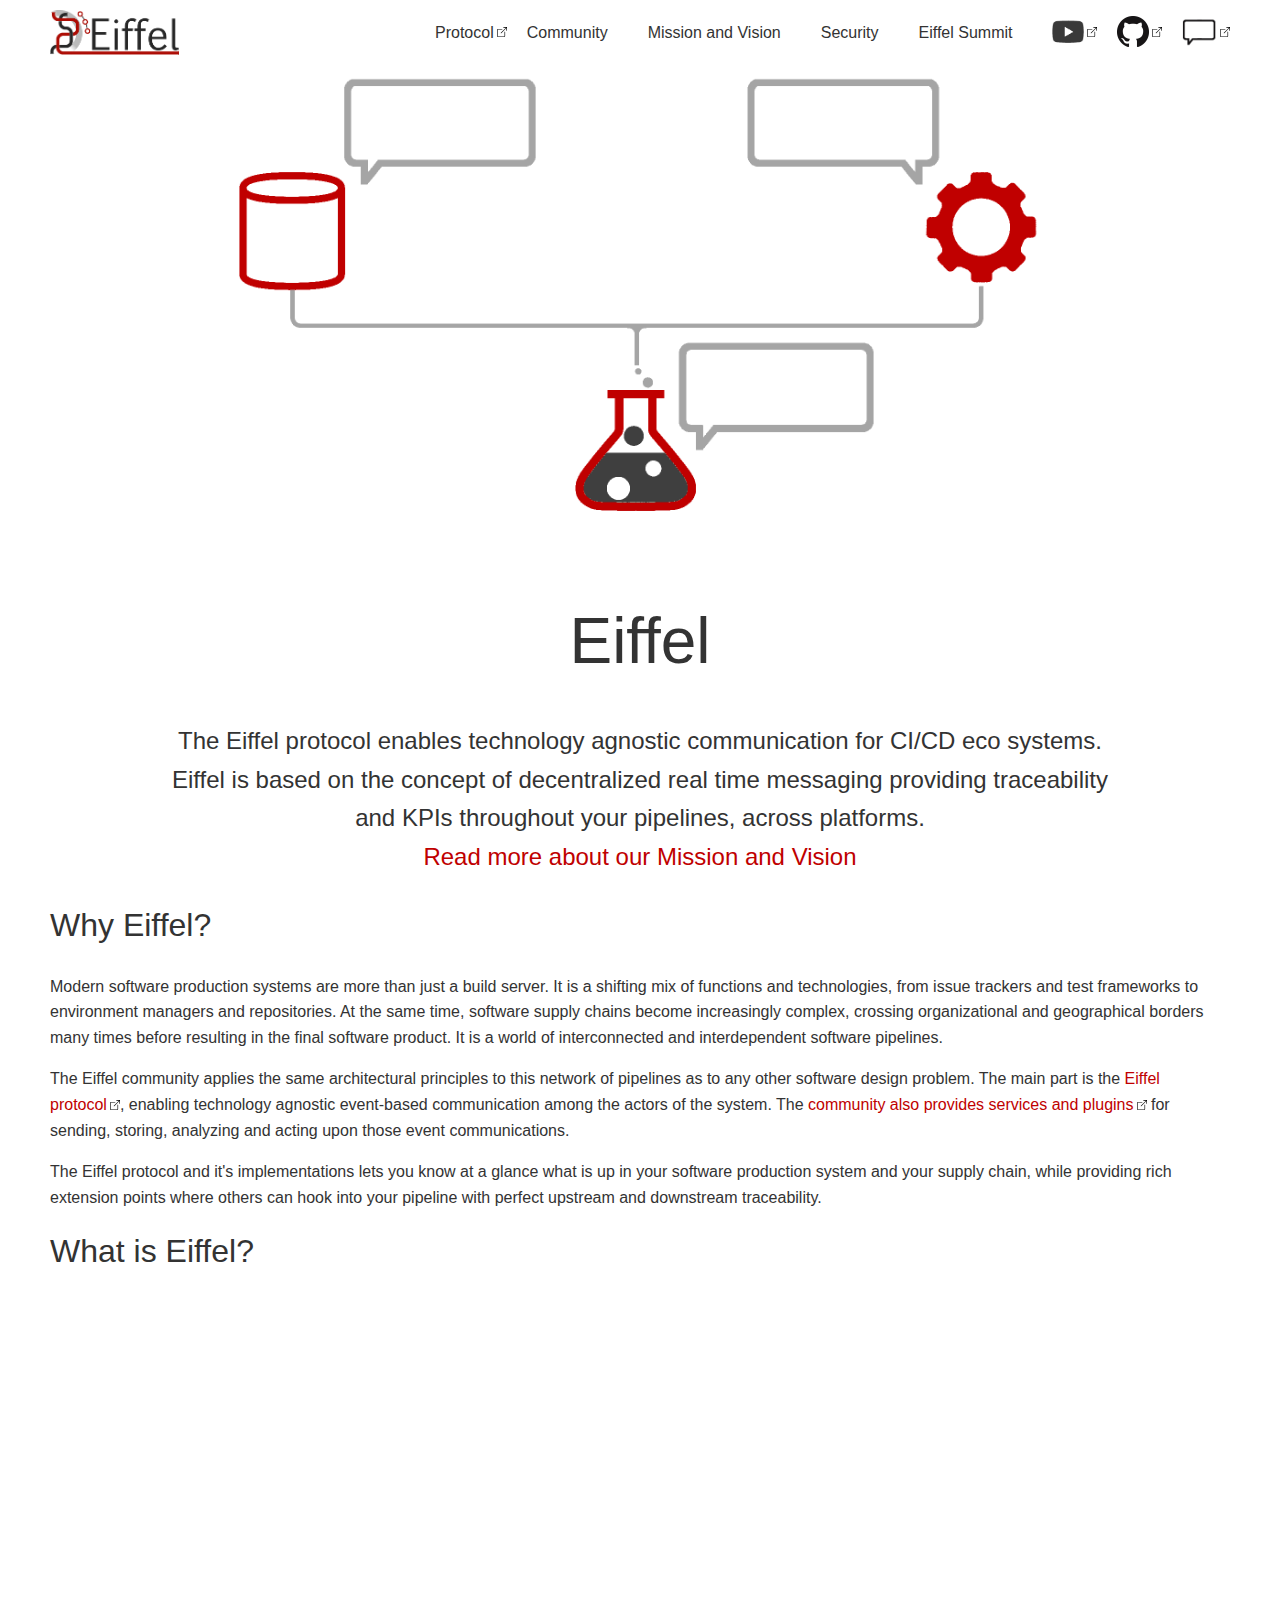
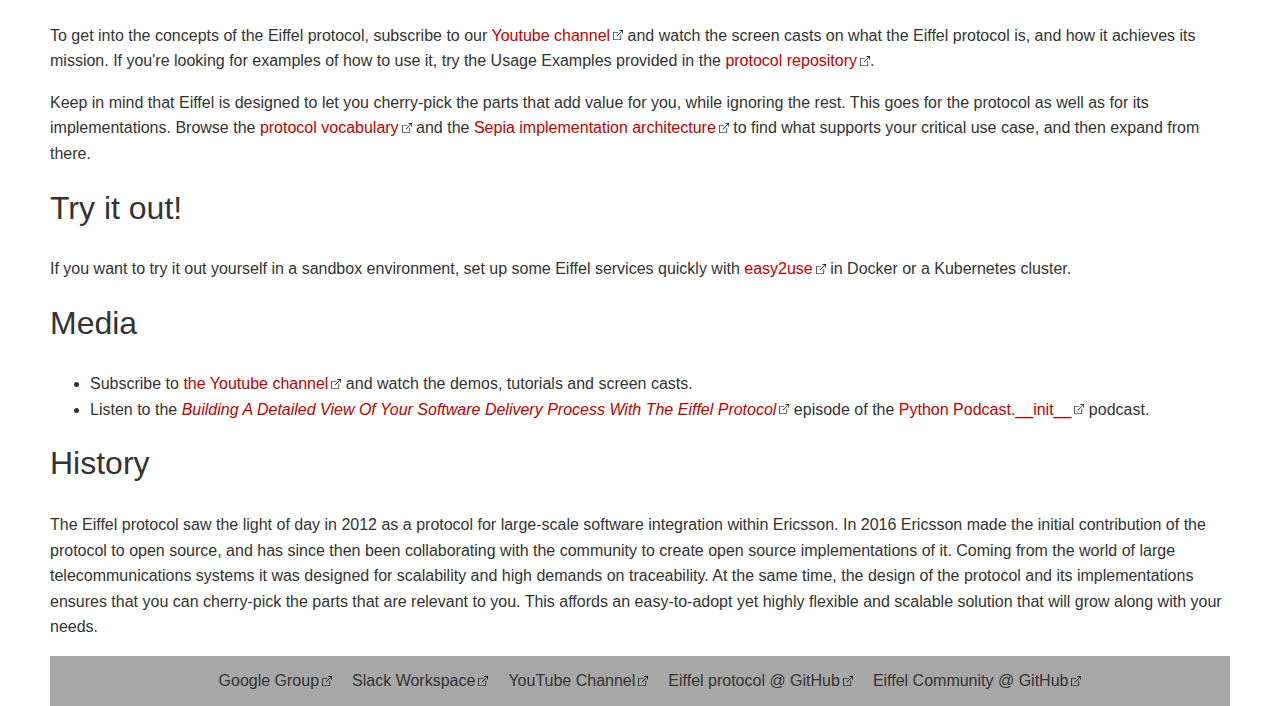
<file: index.html>
<!DOCTYPE html>
<html>
  <head>
    <title>Eiffel</title>
    <link rel="apple-touch-icon" sizes="180x180" href="./images/favicon/apple-touch-icon.png">
    <link rel="icon" type="image/png" sizes="32x32" href="./images/favicon/favicon-32x32.png">
    <link rel="icon" type="image/png" sizes="16x16" href="./images/favicon/favicon-16x16.png">
    <link rel="manifest" href="./manifest.json">
    <link rel="mask-icon" href="./images/favicon/safari-pinned-tab.svg" color="#5bbad5">
    <link rel='stylesheet' href='./css/index.css'>
    <meta name="theme-color" content="#ffffff">
    <script src="./js/csi.min.js"></script>
  </head>
  <body class="container">
   <div data-include="./includes/header.html"></div>
    <section>
      <div>
        <image src="images/splash.png" class="splash-image" />
        <p class="splash-text-large">Eiffel</p>
        <p class="splash-text-small">
          The Eiffel protocol enables technology agnostic communication for CI/CD eco systems.<br />
          Eiffel is based on the concept of decentralized real time messaging providing traceability<br />
          and KPIs throughout your pipelines, across platforms.<br />
          <a href="./mission-and-vision.html">Read more about our Mission and Vision</a>
        </p>
      </div>
    </section>
    <section>
      <div>
        <h1 class="section-heading">Why Eiffel?</h1>
        <p class="section-paragraph">Modern software production systems are more than just a build server. It is a shifting mix of functions and technologies, from issue trackers and test frameworks to environment managers and repositories. At the same time, software supply chains become increasingly complex, crossing organizational and geographical borders many times before resulting in the final software product. It is a world of interconnected and interdependent software pipelines.</p>
        <p class="section-paragraph">The Eiffel community applies the same architectural principles to this network of pipelines as to any other software design problem. The main part is the <a href="https://github.com/eiffel-community/eiffel">Eiffel protocol</a>, enabling technology agnostic event-based communication among the actors of the system. The <a href="https://github.com/eiffel-community">community also provides services and plugins</a> for sending, storing, analyzing and acting upon those event communications.</p>
        <p class="section-paragraph">The Eiffel protocol and it's implementations lets you know at a glance what is up in your software production system and your supply chain, while providing rich extension points where others can hook into your pipeline with perfect upstream and downstream traceability.
      </div>
    </section>

    <section>
      <div>
        <h1 class="section-heading">What is Eiffel?</h1>
        <div style="text-align: center"><iframe width="560" height="315" src="https://www.youtube.com/embed/FNF6b4Yv7oQ" frameborder="0" allowfullscreen></iframe></div>
        <p class="section-paragraph">To get into the concepts of the Eiffel protocol, subscribe to our <a href="https://www.youtube.com/channel/UC3Zx84ecQ1jyGSc9709xrZg">Youtube channel</a> and watch the screen casts on what the Eiffel protocol is, and how it achieves its mission. If you're looking for examples of how to use it, try the Usage Examples provided in the <a href="https://github.com/eiffel-community/eiffel">protocol repository</a>.</p>
        <p class="section-paragraph">Keep in mind that Eiffel is designed to let you cherry-pick the parts that add value for you, while ignoring the rest. This goes for the protocol as well as for its implementations. Browse the <a href="https://github.com/eiffel-community/eiffel">protocol vocabulary</a> and the <a href="https://eiffel-community.github.io/eiffel-sepia">Sepia implementation architecture</a> to find what supports your critical use case, and then expand from there.</p>
      </div>
    </section>
    <section>

      <div>
        <h1 class="section-heading">Try it out!</h1>
        <p class="section-paragraph">If you want to try it out yourself in a sandbox environment, set up
          some Eiffel services quickly with <a href="https://github.com/eiffel-community/eiffel-easy2use">easy2use</a>
          in Docker or a Kubernetes cluster.</p>
      </div>
    </section>

    <section>
      <div>
        <h1 class="section-heading">Media</h1>
        <ul>
          <li>Subscribe to <a href="https://www.youtube.com/channel/UC3Zx84ecQ1jyGSc9709xrZg">the Youtube channel</a> and watch the demos, tutorials and screen casts.
          <li>Listen to the <a href="https://www.pythonpodcast.com/eiffel-protocol-software-delivery-process-visibility-episode-350/"><em>Building A Detailed View Of Your Software Delivery Process With The Eiffel Protocol</em></a> episode of the <a href="https://www.pythonpodcast.com/">Python Podcast.__init__</a> podcast.
        </ul>
      </div>

    </section>

    <section>
      <div>
        <h1 class="section-heading">History</h1>
        <p class="section-paragraph">The Eiffel protocol saw the light of day in 2012 as a protocol for large-scale software integration within Ericsson. In 2016 Ericsson made the initial contribution of the protocol to open source, and has since then been collaborating with the community to create open source implementations of it. Coming from the world of large telecommunications systems it was designed for scalability and high demands on traceability. At the same time, the design of the protocol and its implementations ensures that you can cherry-pick the parts that are relevant to you. This affords an easy-to-adopt yet highly flexible and scalable solution that will grow along with your needs.</p>
      </div>
    </section>
    <div data-include="includes/footer.html"></div>
  </body>
</html>
</file>
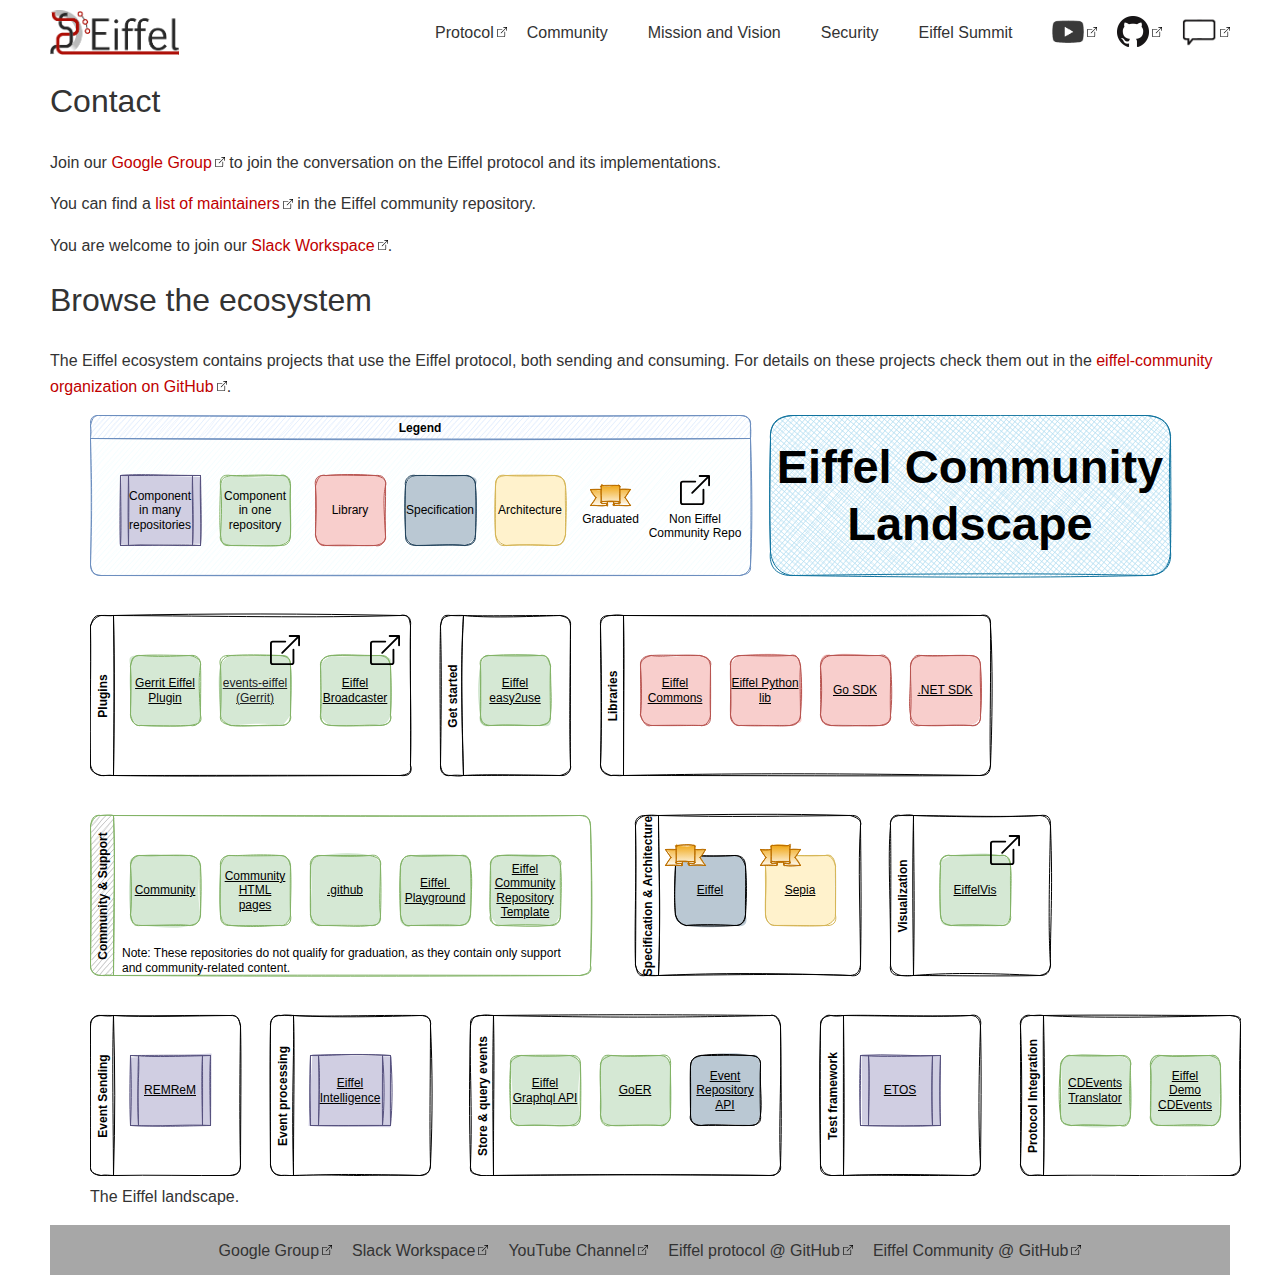
<file: community.html>
<!DOCTYPE html>
<html>
  <head>
    <title>Eiffel</title>
    <link rel="apple-touch-icon" sizes="180x180" href="./images/favicon/apple-touch-icon.png">
    <link rel="icon" type="image/png" sizes="32x32" href="./images/favicon/favicon-32x32.png">
    <link rel="icon" type="image/png" sizes="16x16" href="./images/favicon/favicon-16x16.png">
    <link rel="manifest" href="/manifest.json">
    <link rel="mask-icon" href="./images/favicon/safari-pinned-tab.svg" color="#5bbad5">
    <link rel='stylesheet' href='./css/index.css'>
    <meta name="theme-color" content="#ffffff">
    <script src="./js/csi.min.js"></script>
  </head>
  <body class="container">
    <div data-include="./includes/header.html"></div>
    <section>
      <div>
        <h1 class="section-heading">Contact</h1>
        <p class="centered-text">Join our <a href="https://groups.google.com/forum/#!forum/eiffel-community">Google Group</a> to join the conversation on the Eiffel protocol and its implementations.</p>
        <p class="centered-text"> You can find a <a href="https://github.com/eiffel-community/community/blob/master/PROJECTS.md">list of maintainers</a> in
          the Eiffel community repository.</p>
        <p class="centered-text">You are welcome to join our <a href="https://join.slack.com/t/eiffel-workspace/shared_invite/zt-1nuw8446s-Dlv5xsItI7QaWj56s4mLdg">Slack Workspace</a>.</p>
      </div>
    </section>


    <section>
      <div>
        <h1 class="section-heading">Browse the ecosystem</h1>
        The Eiffel ecosystem contains projects that use the Eiffel protocol, both sending and consuming. For details on these projects check them out in the <a href="https://github.com/eiffel-community">eiffel-community organization on GitHub</a>.

        <figure>
          <object class="figure" type="image/svg+xml" data="./src/landscape.svg"></object>
          <figcaption>The Eiffel landscape.</figcaption>
        </figure>

      </div>
    </section>

    <div data-include="includes/footer.html"></div>
  </body>
</html>
</file>
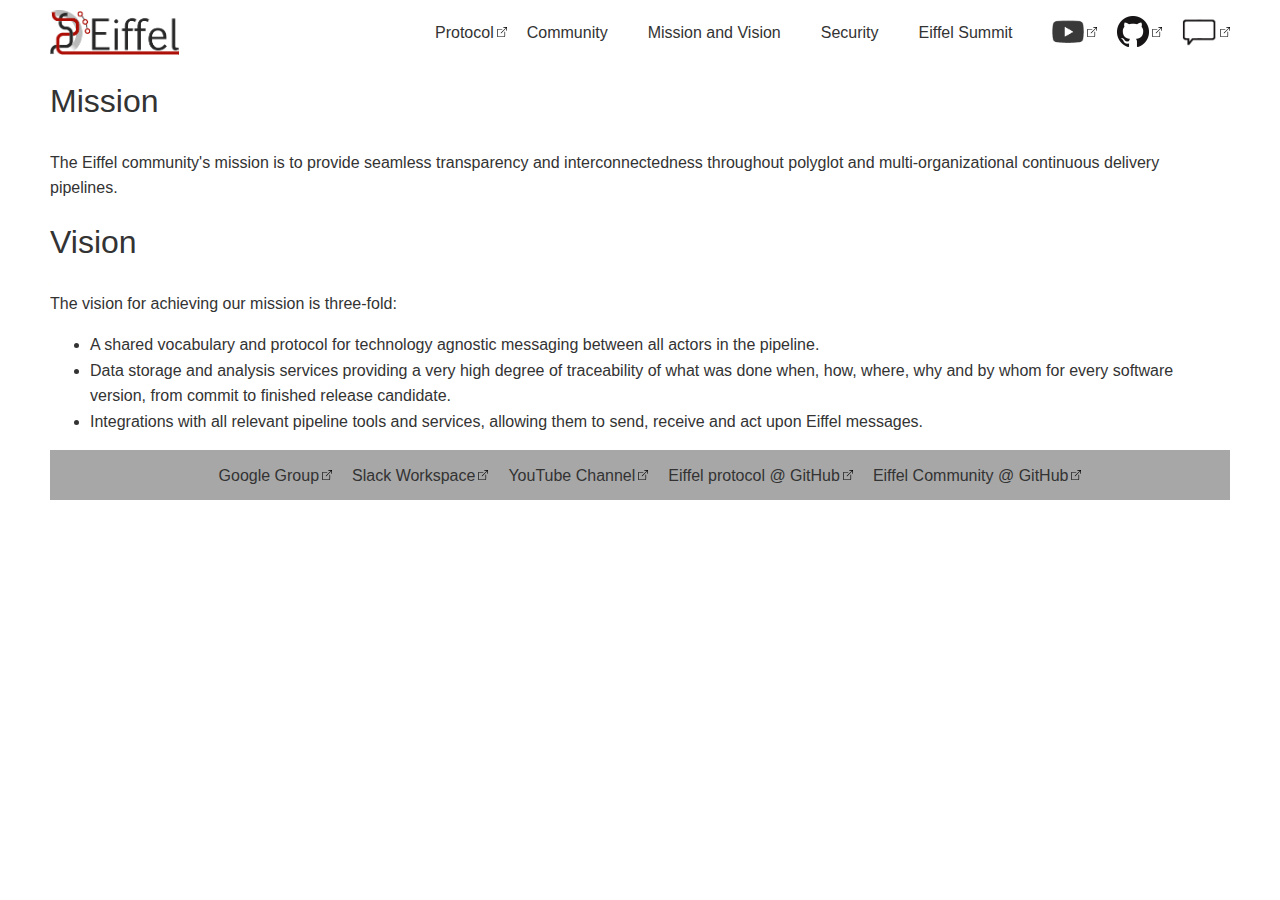
<file: mission-and-vision.html>
<!DOCTYPE html>
<html>
  <head>
    <title>Eiffel</title>
    <link rel="apple-touch-icon" sizes="180x180" href="./images/favicon/apple-touch-icon.png">
    <link rel="icon" type="image/png" sizes="32x32" href="./images/favicon/favicon-32x32.png">
    <link rel="icon" type="image/png" sizes="16x16" href="./images/favicon/favicon-16x16.png">
    <link rel="manifest" href="/manifest.json">
    <link rel="mask-icon" href="./images/favicon/safari-pinned-tab.svg" color="#5bbad5">
    <link rel='stylesheet' href='./css/index.css'>
    <meta name="theme-color" content="#ffffff">
    <script src="./js/csi.min.js"></script>
  </head>
  <body class="container">
    <div data-include="./includes/header.html"></div>
    <section>
      <div>
        <h1 class="section-heading">Mission</h1>
        <p class="centered-text">The Eiffel community's mission is to provide seamless transparency and interconnectedness throughout polyglot and multi-organizational continuous delivery pipelines.</p>
      </div>
    </section>


    <section>
      <div>
        <h1 class="section-heading">Vision</h1>
        <p class="centered-text">The vision for achieving our mission is three-fold:</p>
        <ul>
          <li>A shared vocabulary and protocol for technology agnostic messaging between all actors in the pipeline.</li>
          <li>Data storage and analysis services providing a very high degree of traceability of what was done when, how, where, why and by whom for every software version, from commit to finished release candidate.</li>
          <li>Integrations with all relevant pipeline tools and services, allowing them to send, receive and act upon Eiffel messages.</li>
        </ul>
      </div>
    </section>

    <div data-include="includes/footer.html"></div>
  </body>
</html>
</file>
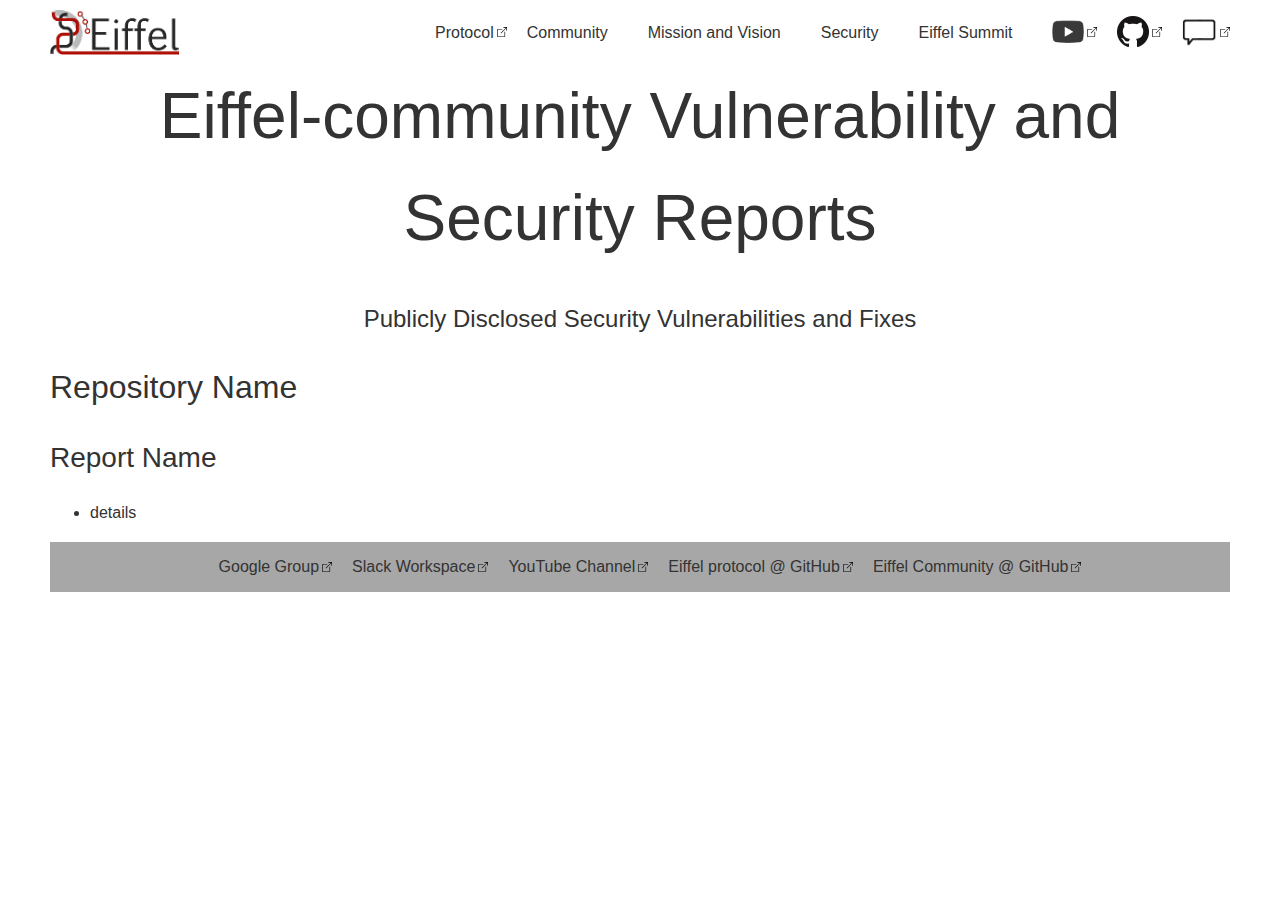
<file: security.html>
<!DOCTYPE html>
<html>
  <head>
    <title>Eiffel-community Vulnerability and Security Reports</title>
    <link rel="apple-touch-icon" sizes="180x180" href="./images/favicon/apple-touch-icon.png">
    <link rel="icon" type="image/png" sizes="32x32" href="./images/favicon/favicon-32x32.png">
    <link rel="icon" type="image/png" sizes="16x16" href="./images/favicon/favicon-16x16.png">
    <link rel="manifest" href="./manifest.json">
    <link rel="mask-icon" href="./images/favicon/safari-pinned-tab.svg" color="#5bbad5">
    <link rel='stylesheet' href='./css/index.css'>
    <meta name="theme-color" content="#ffffff">
    <meta charset="UTF-8">
    <script src="./js/csi.min.js"></script>
  </head>
  <body class="container">
    <div data-include="./includes/header.html"></div>
    <section>
      <div>
        <p class="splash-text-large">Eiffel-community Vulnerability and Security Reports</p>
        <p class="splash-text-small">
          Publicly Disclosed Security Vulnerabilities and Fixes
        </p>
      </div>
    </section>
    <section>
      <div>
        <h1 class="section-heading">Repository Name</h1>
	      <h2 class="section-heading">Report Name</h2>
          <p class="section-paragraph">
	          <ul>
	            <li>details</li>
	          </ul>
	        </p>
      </div>
    </section>
    <div data-include="includes/footer.html"></div>
  </body>
</html>
</file>
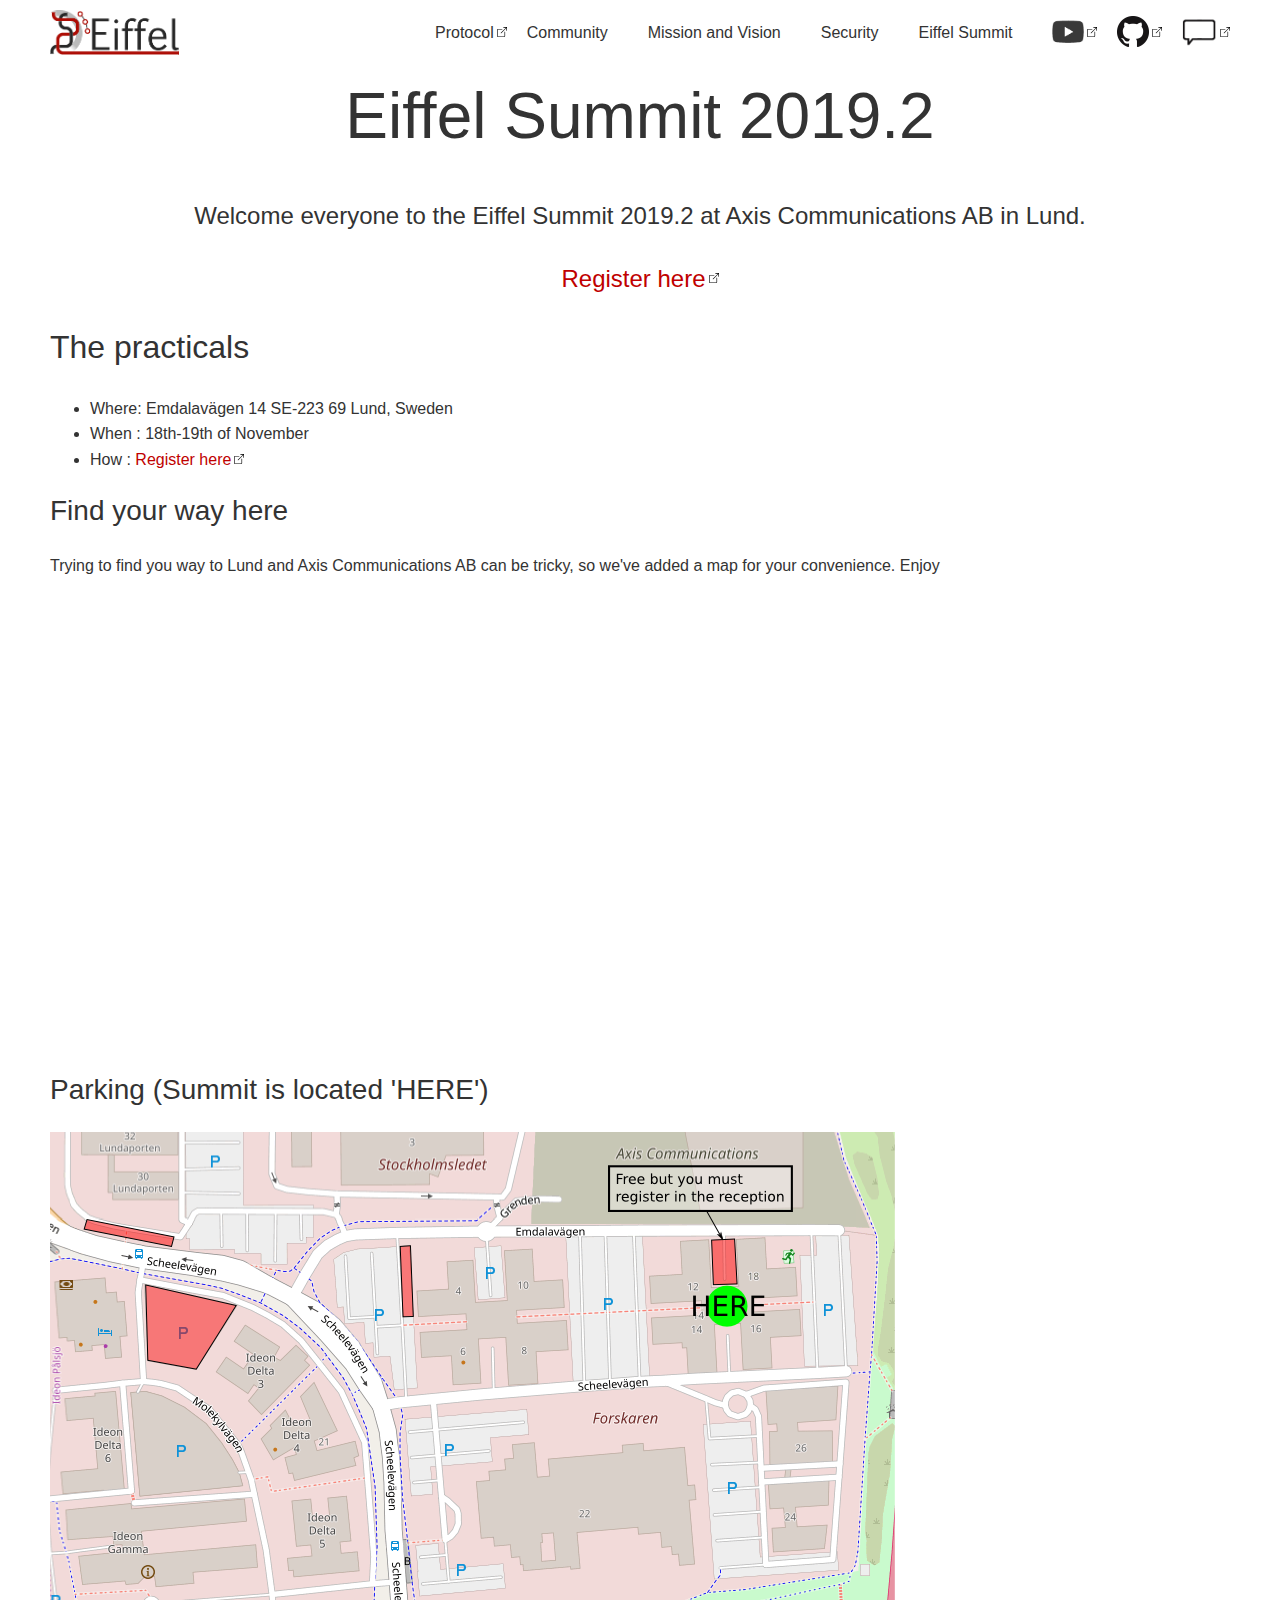
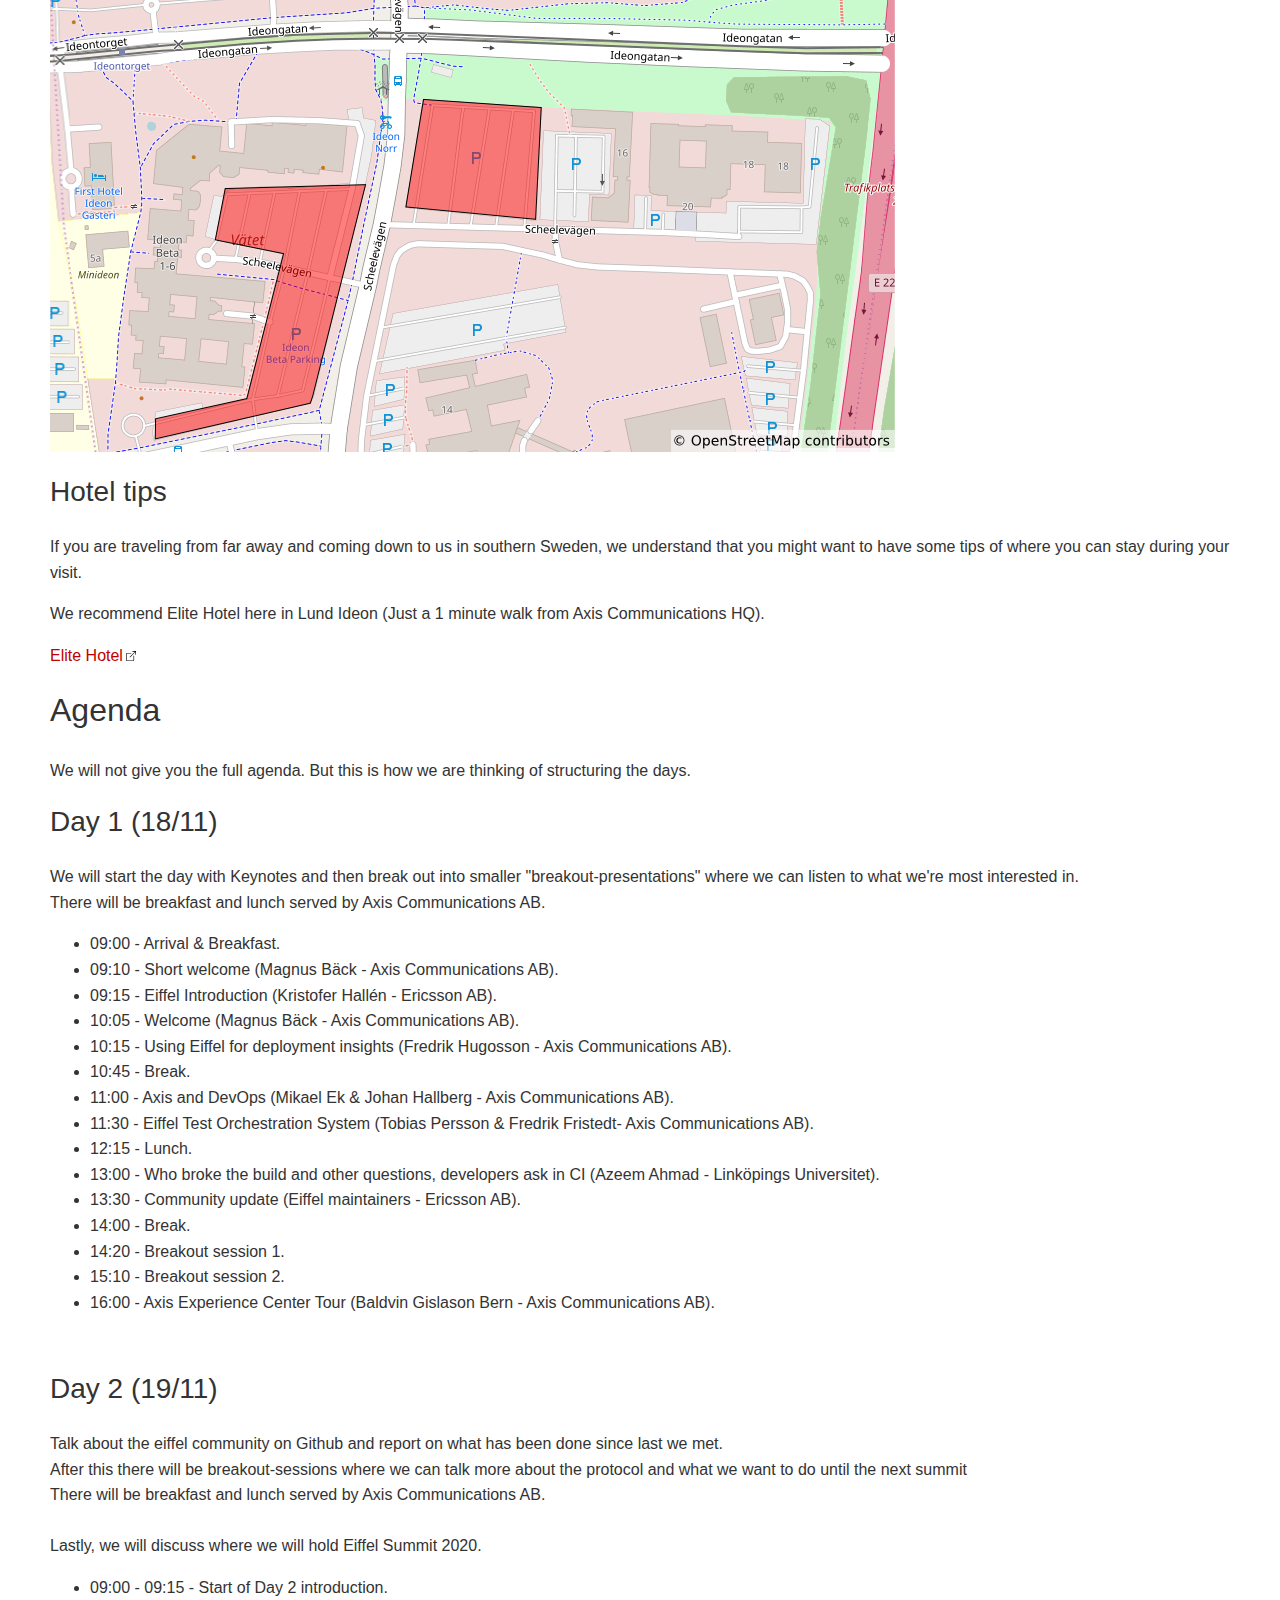
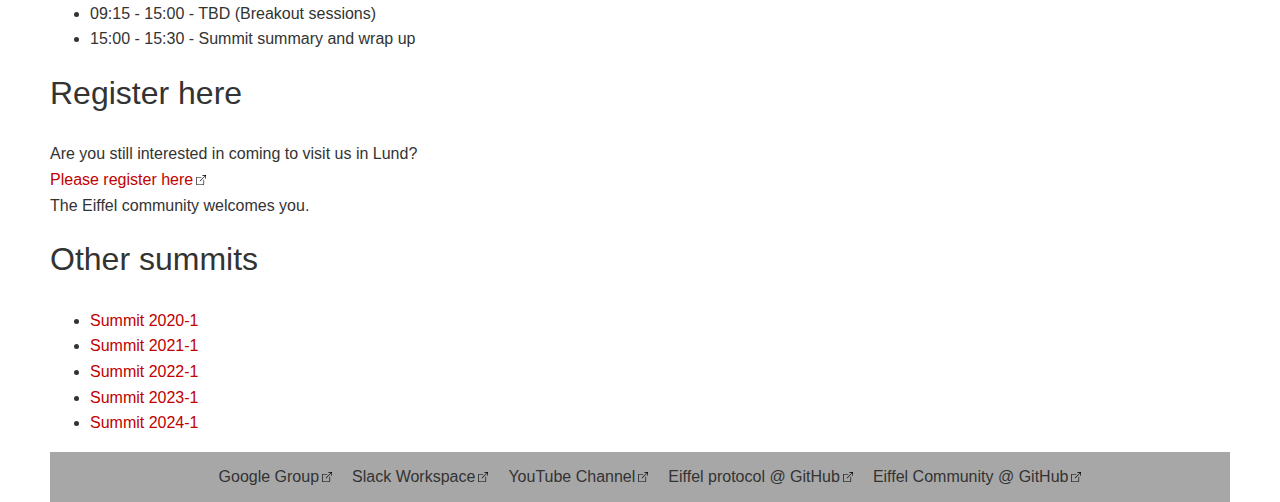
<file: summit-2019-2.html>
<!DOCTYPE html>
<html>
  <head>
    <title>Eiffel</title>
    <link rel="apple-touch-icon" sizes="180x180" href="images/favicon/apple-touch-icon.png">
    <link rel="icon" type="image/png" sizes="32x32" href="images/favicon/favicon-32x32.png">
    <link rel="icon" type="image/png" sizes="16x16" href="images/favicon/favicon-16x16.png">
    <link rel="manifest" href="../manifest.json">
    <link rel="mask-icon" href="../images/favicon/safari-pinned-tab.svg" color="#5bbad5">
    <link rel='stylesheet' href='css/index.css'>
    <meta name="theme-color" content="#ffffff">
      <meta charset="UTF-8">
    <script src="js/csi.min.js"></script>
  </head>
  <body class="container">
    <div data-include="includes/header.html"></div>
    <section>
      <div>
        <p class="splash-text-large">Eiffel Summit 2019.2</p>
        <p class="splash-text-small">
					Welcome everyone to the Eiffel Summit 2019.2 at Axis Communications AB in Lund.
        </p>
        <p class="splash-text-small">
					<a target="_blank" href="https://forms.gle/5C4H6bi5z1ixgjpB7">Register here</a><br />
        </p>
      </div>
    </section>
    <section>
      <div>
        <h1 class="section-heading">The practicals</h1>
        <p class="section-paragraph">
					<ul>
						<li>Where: Emdalavägen 14 SE-223 69 Lund, Sweden</li>
						<li>When : 18th-19th of November</li>
						<li>How  : <a target="_blank" href="https://forms.gle/5C4H6bi5z1ixgjpB7">Register here</a></li>
					</ul>
				</p>
        <h2 class="section-heading">Find your way here</h2>
        <p class="section-paragraph">
					Trying to find you way to Lund and Axis Communications AB can be tricky, so we've added a map for your convenience.
					Enjoy
				</p>
        <p class="section-paragraph">
				<iframe src="https://www.google.com/maps/embed?pb=!1m14!1m8!1m3!1d17978.80986515653!2d13.220603!3d55.717648000000004!3m2!1i1024!2i768!4f13.1!3m3!1m2!1s0x0%3A0x6bb7258b9bbdd4e8!2sAxis%20Communications!5e0!3m2!1sen!2sse!4v1569581021411!5m2!1sen!2sse" width="600" height="450" frameborder="0" style="border:0;" allowfullscreen=""></iframe>
        </p>
        <h2 class="section-heading">Parking (Summit is located 'HERE')</h2>
				<img src="images/axis_map.png" />
        <h2 class="section-heading">Hotel tips</h2>
        <p class="section-paragraph">
					If you are traveling from far away and coming down to us in southern Sweden, we understand that you might want to have some tips of where you can stay during your visit.
        </p>
        <p class="section-paragraph">
					We recommend Elite Hotel here in Lund Ideon (Just a 1 minute walk from Axis Communications HQ).
        </p>
        <p class="section-paragraph">
					<a target="_blank" href="https://www.elite.se/sv/hotell/lund/hotel-ideon">Elite Hotel</a>
        </p>
      </div>
    </section>
    <section>
      <div>
        <h1 class="section-heading">Agenda</h1>
        <p class="section-paragraph">
					We will not give you the full agenda. But this is how we are thinking of structuring the days.
        </p>
        <h2 class="section-heading">Day 1 (18/11)</h2>
        <p class="section-paragraph">
				We will start the day with Keynotes and then break out into smaller "breakout-presentations" where we can listen to what we're most interested in.<br />
				There will be breakfast and lunch served by Axis Communications AB.
        </p>
				<ul>
					<li>09:00 - Arrival & Breakfast.</li>
					<li>09:10 - Short welcome (Magnus Bäck - Axis Communications AB).</li>
					<li>09:15 - Eiffel Introduction (Kristofer Hallén - Ericsson AB).</li>
					<li>10:05 - Welcome (Magnus Bäck - Axis Communications AB).</li>
					<li>10:15 - Using Eiffel for deployment insights (Fredrik Hugosson - Axis Communications AB).</li>
					<li>10:45 - Break.</li>
					<li>11:00 - Axis and DevOps (Mikael Ek & Johan Hallberg - Axis Communications AB).</li>
					<li>11:30 - Eiffel Test Orchestration System (Tobias Persson & Fredrik Fristedt- Axis Communications AB).</li>
					<li>12:15 - Lunch.</li>
					<li>13:00 - Who broke the build and other questions, developers ask in CI (Azeem Ahmad - Linköpings Universitet).</li>
					<li>13:30 - Community update (Eiffel maintainers - Ericsson AB).</li>
					<li>14:00 - Break.</li>
					<li>14:20 - Breakout session 1.</li>
					<li>15:10 - Breakout session 2.</li>
					<li>16:00 - Axis Experience Center Tour (Baldvin Gislason Bern - Axis Communications AB).</li>
				</ul>
				<br />
        <h2 class="section-heading">Day 2 (19/11)</h2>
        <p class="section-paragraph">
				Talk about the eiffel community on Github and report on what has been done since last we met.<br />
				After this there will be breakout-sessions where we can talk more about the protocol and what we want to do until the next summit<br />
				There will be breakfast and lunch served by Axis Communications AB.<br /><br />
				Lastly, we will discuss where we will hold Eiffel Summit 2020.
        </p>
				<ul>
					<li>09:00 - 09:15 - Start of Day 2 introduction.</li>
					<li>09:15 - 15:00 - TBD (Breakout sessions)</li>
					<li>15:00 - 15:30 - Summit summary and wrap up</li>
				</ul>
      </div>
    </section>
    <section>
      <div>
        <h1 class="section-heading">Register here</h1>
        <p class="section-paragraph">
					Are you still interested in coming to visit us in Lund?<br />
					<a target="_blank" href="https://forms.gle/5C4H6bi5z1ixgjpB7">Please register here</a><br />
					The Eiffel community welcomes you.
        </p>
      </div>
    </section>
    <section>
      <div>
        <h1 class="section-heading">Other summits</h1>
        <p class="section-paragraph">
          <ul>
            <li><a href="summit-2020-1.html">Summit 2020-1</a></li>
            <li><a href="summit-2021-1.html">Summit 2021-1</a></li>
            <li><a href="summit-2022-1.html">Summit 2022-1</a></li>
            <li><a href="summit-2023-1.html">Summit 2023-1</a></li>
            <li><a href="summit.html">Summit 2024-1</a></li>
          </ul>
        </p>
      </div>
    </section>
    <div data-include="includes/footer.html"></div>
  </body>
</html>
</file>
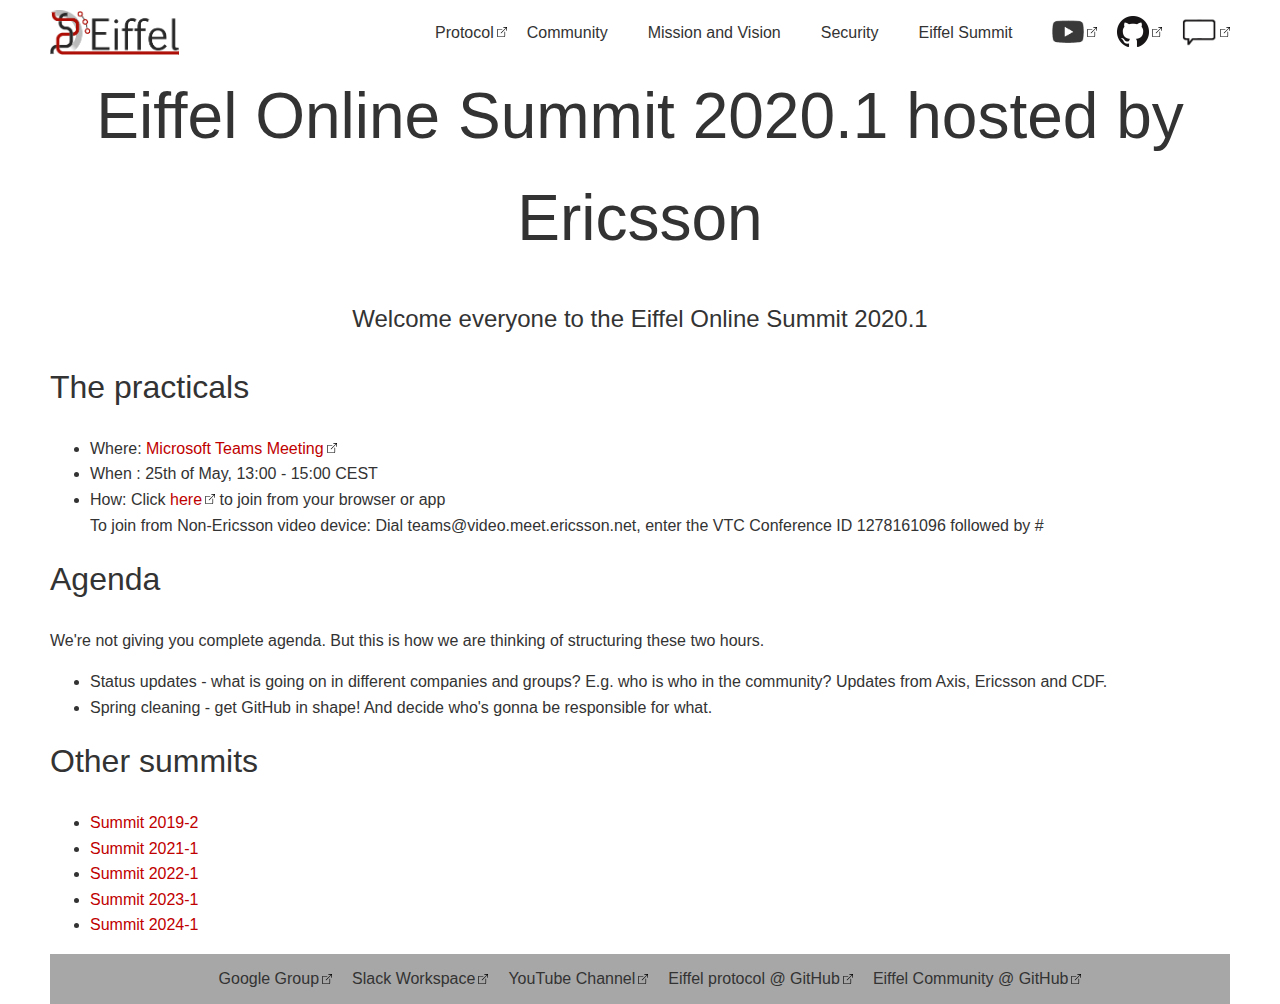
<file: summit-2020-1.html>
<!DOCTYPE html>
<html>
  <head>
    <title>Eiffel Online Summit</title>
    <link rel="apple-touch-icon" sizes="180x180" href="images/favicon/apple-touch-icon.png">
    <link rel="icon" type="image/png" sizes="32x32" href="images/favicon/favicon-32x32.png">
    <link rel="icon" type="image/png" sizes="16x16" href="images/favicon/favicon-16x16.png">
    <link rel="manifest" href="manifest.json">
    <link rel="mask-icon" href="images/favicon/safari-pinned-tab.svg" color="#5bbad5">
    <link rel='stylesheet' href='css/index.css'>
    <meta name="theme-color" content="#ffffff">
		<meta charset="UTF-8">
    <script src="js/csi.min.js"></script>
  </head>
  <body class="container">
    <div data-include="includes/header.html"></div>
    <section>
      <div>
        <p class="splash-text-large">Eiffel Online Summit 2020.1 hosted by Ericsson</p>
        <p class="splash-text-small">
          Welcome everyone to the Eiffel Online Summit 2020.1
        </p>
      </div>
    </section>
    <section>
      <div>
        <h1 class="section-heading">The practicals</h1>
        <p class="section-paragraph">
					<ul>
						<li>Where: <a target="_blank" href="https://video.meet.ericsson.net/webapp/?conference=1278161096@video.meet.ericsson.net">Microsoft Teams Meeting</a></li>
						<li>When : 25th of May, 13:00 - 15:00 CEST</li>
            <li>How: Click <a target="_blank" href="https://video.meet.ericsson.net/webapp/?conference=1278161096@video.meet.ericsson.net">here</a> to join from your browser or app<br/>To join from Non-Ericsson video device: Dial teams@video.meet.ericsson.net, enter the VTC Conference ID 1278161096  followed by #</li>
					</ul>
				</p>
        <h1 class="section-heading">Agenda</h1>
        <p class="section-paragraph">
					We're not giving you complete agenda. But this is how we are thinking of structuring these two hours.
        </p>
        <p class="section-paragraph">
					<ul>
						<li>Status updates - what is going on in different companies and groups? E.g. who is who in the community? Updates from Axis, Ericsson and CDF.
</li>
						<li>Spring cleaning - get GitHub in shape! And decide who's gonna be responsible for what.</li>
					</ul>
				</p>
        </div>
    </section>
    <section>
      <div>
        <h1 class="section-heading">Other summits</h1>
        <p class="section-paragraph">
          <ul>
            <li><a href="summit-2019-2.html">Summit 2019-2</a></li>
            <li><a href="summit-2021-1.html">Summit 2021-1</a></li>
            <li><a href="summit-2022-1.html">Summit 2022-1</a></li>
            <li><a href="summit-2023-1.html">Summit 2023-1</a></li>
            <li><a href="summit.html">Summit 2024-1</a></li>
          </ul>
        </p>
      </div>
    </section>
    <div data-include="includes/footer.html"></div>
  </body>
</html>
</file>
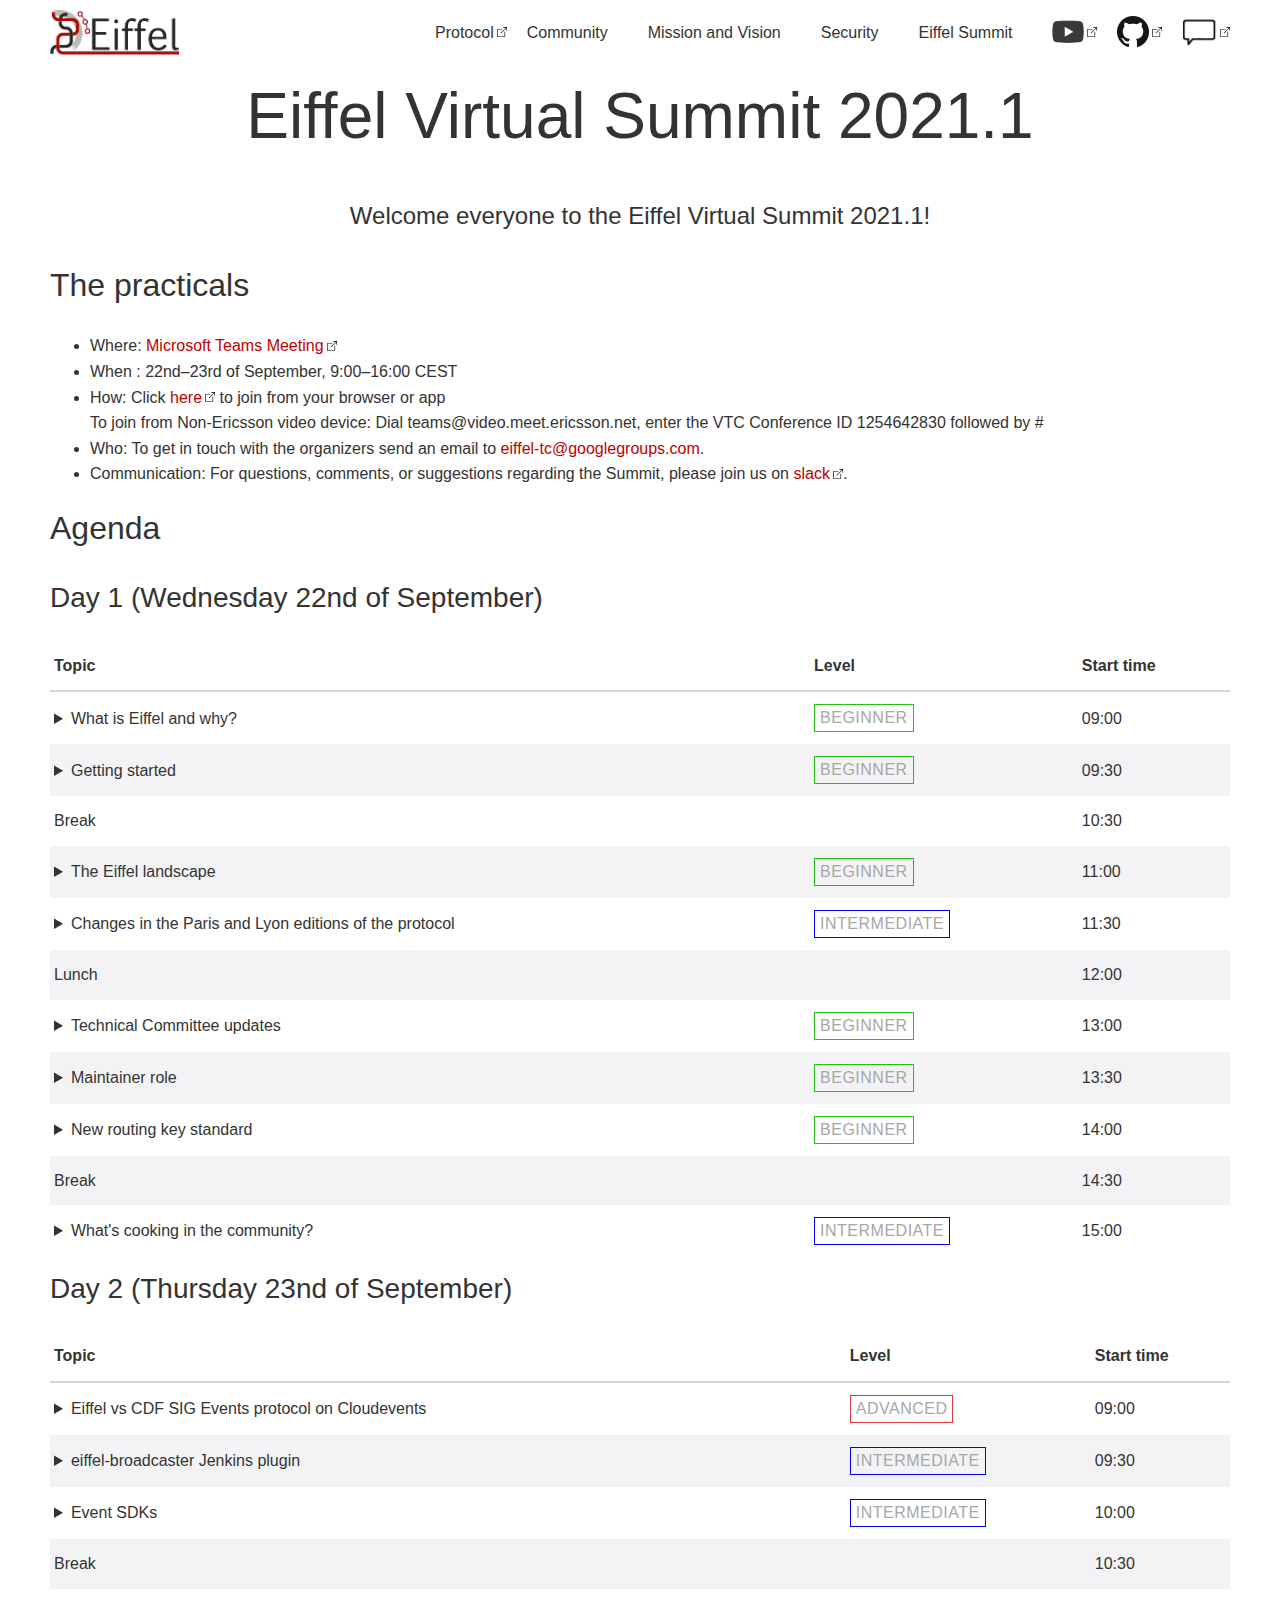
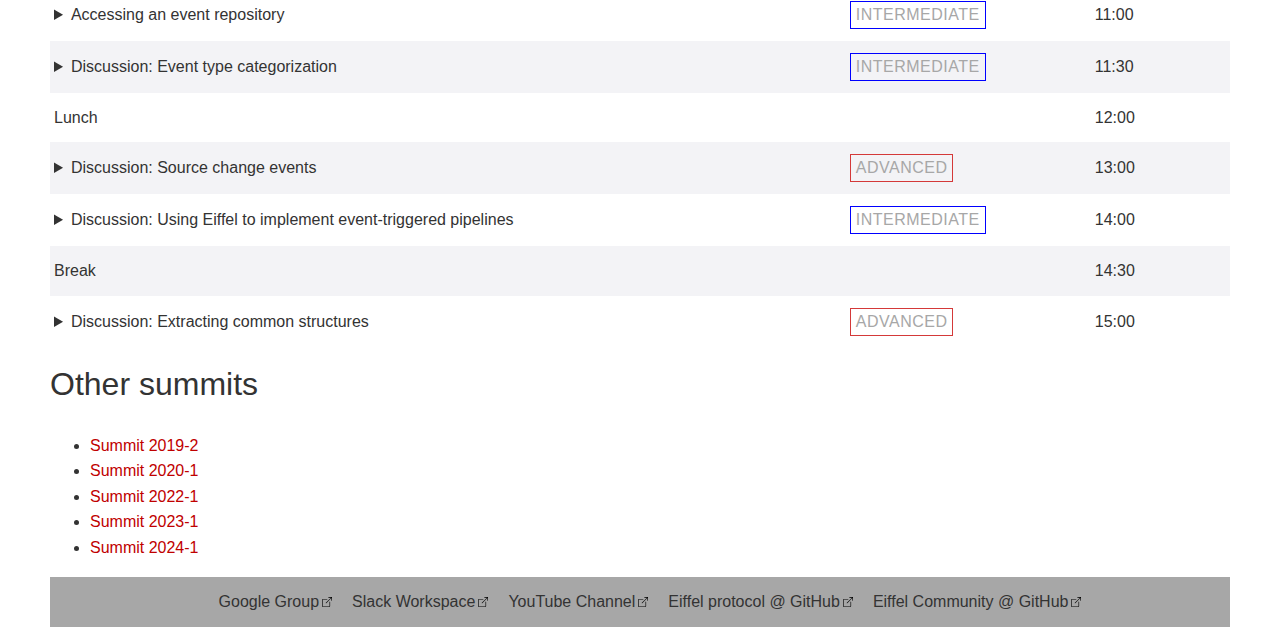
<file: summit-2021-1.html>
<!DOCTYPE html>
<html>
  <head>
    <title>Eiffel Online Summit</title>
    <link rel="apple-touch-icon" sizes="180x180" href="images/favicon/apple-touch-icon.png">
    <link rel="icon" type="image/png" sizes="32x32" href="images/favicon/favicon-32x32.png">
    <link rel="icon" type="image/png" sizes="16x16" href="images/favicon/favicon-16x16.png">
    <link rel="manifest" href="manifest.json">
    <link rel="mask-icon" href="images/favicon/safari-pinned-tab.svg" color="#5bbad5">
    <link rel='stylesheet' href='css/index.css'>
    <meta name="theme-color" content="#ffffff">
    <meta charset="UTF-8">
    <script src="js/csi.min.js"></script>
  </head>
  <body class="container">
    <div data-include="includes/header.html"></div>
    <section>
      <div>
        <p class="splash-text-large">Eiffel Virtual Summit 2021.1</p>
        <p class="splash-text-small">
          Welcome everyone to the Eiffel Virtual Summit 2021.1!
        </p>
      </div>
    </section>
    <section>
      <div>
        <h1 class="section-heading">The practicals</h1>
        <p class="section-paragraph">
    <ul>
      <li>Where: <a target="_blank" href="https://teams.microsoft.com/l/meetup-join/19%3ameeting_NGM1NDM4OGYtYzNmZi00OGY2LTlmODEtZmMyMmY0MDRkMWYy%40thread.v2/0?context=%7b%22Tid%22%3a%2292e84ceb-fbfd-47ab-be52-080c6b87953f%22%2c%22Oid%22%3a%2249725723-aa8c-4dcf-b9d0-b974e8a25702%22%7d">Microsoft Teams Meeting</a></li>
      <li>When : 22nd–23rd of September, 9:00–16:00 CEST</li>
            <li>
              How: Click <a target="_blank" href="https://teams.microsoft.com/l/meetup-join/19%3ameeting_NGM1NDM4OGYtYzNmZi00OGY2LTlmODEtZmMyMmY0MDRkMWYy%40thread.v2/0?context=%7b%22Tid%22%3a%2292e84ceb-fbfd-47ab-be52-080c6b87953f%22%2c%22Oid%22%3a%2249725723-aa8c-4dcf-b9d0-b974e8a25702%22%7d">here</a>
              to join from your browser or app<br/>
              To join from Non-Ericsson video device: Dial teams@video.meet.ericsson.net, enter the VTC Conference ID 1254642830  followed by #
            </li>
            <li>
              Who: To get in touch with the organizers send an email to
              <a href="mailto:eiffel-tc@googlegroups.com">eiffel-tc@googlegroups.com</a>.
            </li>
            <li>
              Communication: For questions, comments, or suggestions regarding the Summit, please join us on <a href="https://eiffel-workspace.slack.com/archives/C02EKUS4M24">slack</a>.
            </li>
    </ul>
  </p>
        <h1>Agenda</h1>
        <h2>Day 1 (Wednesday 22nd of September)</h2>
        <table class="striped ">
          <thead>
          <tr>
            <th>Topic</th>
            <th>Level</th>
            <th>Start time</th>
          </tr>
          </thead>
          <tbody>
            <tr>
              <td>
                <details>
                  <summary>What is Eiffel and why?</summary>
                  <div>
                    An introduction to Eiffel
                    <p>
                      <a href="https://github.com/eiffel-community/community/blob/master/presentations/eiffel_summit_2021.1/Eiffel%20introduction.pdf">Slides</a>
                      <br>
                      <a href="https://youtu.be/DQX1Qu4dsQE">Video</a>
                    </p>
                    <p>
                      <b>Speaker: </b> Kristofer Hallén
                    </p>
                  </div>
                </details>
              </td>
              <td><span class="tag bd-success">Beginner</span></td>
              <td>09:00</td>
            </tr>

            <tr>
              <td>
                <details>
                  <summary>Getting started</summary>
                  <div>
                    A practical guide on how to get started with Eiffel
                    <p>
                      <a href="https://github.com/eiffel-community/community/blob/master/presentations/eiffel_summit_2021.1/Eiffel%20getting%20started.pdf">Slides</a>
                      <br>
                      <a href="https://youtu.be/I8ZoDR5R2wE">Video</a>
                    </p>
                    <p>
                      <b>Speaker: </b> Magnus Bäck
                    </p>
                  </div>
                </details>
              </td>
              <td><span class="tag bd-success">Beginner</span></td>
              <td>09:30</td>
            </tr>

            <tr><td>Break</td><td></td><td>10:30</td></tr>

            <tr>
              <td>
                <details>
                  <summary>The Eiffel landscape</summary>
                  <div>
                    An overview of all the different components in the Eiffel community
                    <p>
                      <a href="https://github.com/eiffel-community/community/blob/master/presentations/eiffel_summit_2021.1/The%20Eiffel%20Landscape.pdf">Slides</a>
                      <br>
                      <a href="https://youtu.be/3Od5-Avg19Q">Video</a>
                    </p>
                    <p>
                      <b>Speaker: </b> Mattias Linnér
                    </p>
                  </div>
                </details>
              </td>
              <td><span class="tag bd-success">Beginner</span></td>
              <td>11:00</td>
            </tr>

            <tr>
              <td>
                <details>
                  <summary>Changes in the Paris and Lyon editions of the protocol</summary>
                  <div>
                    Since the last summit one new Eiffel edition has
                    been published
                    (<a href="https://github.com/eiffel-community/eiffel/releases/tag/edition-paris">Paris</a>)
                    and another one is on its way out the door
                    (<a href="https://github.com/eiffel-community/eiffel/milestone/6">Lyon</a>).
                    This session walks through which changes have been made.
                    <p>
                      <a href="https://github.com/eiffel-community/community/blob/master/presentations/eiffel_summit_2021.1/Changes%20in%20the%20Protocol%20for%20Paris%20and%20Lyon.pdf">Slides</a>
                      <br>
                      <a href="https://youtu.be/niHvYkf8iaE">Video</a>
                    </p>
                    <p>
                      <b>Speaker: </b> Emil Bäckmark
                    </p>
                  </div>
                </details>
              </td>
              <td>
                <span class="tag bd-success" style="border: 1px solid blue !important;">
                  Intermediate
                </span>
              </td>
              <td>11:30</td>
            </tr>

            <tr><td>Lunch</td><td></td><td>12:00</td></tr>

            <tr>
              <td>
                <details>
                  <summary>Technical Committee updates</summary>
                  <div>
                    What has happend in the
                    <a href="https://github.com/eiffel-community/community/blob/master/GOVERNANCE.md#technical-committee">Technical committee</a>
                    since last time?
                    <p>
                      <a href="https://github.com/eiffel-community/community/blob/master/presentations/eiffel_summit_2021.1/Technical%20Committee%20Updates.pdf">Slides</a>
                      <br>
                      <a href="https://youtu.be/TV_Uecyfxmk">Video</a>
                    </p>
                    <p>
                      <b>Speaker: </b> Emil Bäckmark
                    </p>
                  </div>
                </details>
              </td>
              <td><span class="tag bd-success">Beginner</span></td>
              <td>13:00</td>
            </tr>

            <tr>
              <td>
                <details>
                  <summary>Maintainer role</summary>
                  <div>
                    What is the maintainer role, what are its tasks and responsibilities
                    <p>
                      <a href="https://github.com/eiffel-community/community/blob/master/presentations/eiffel_summit_2021.1/Maintainer%20Role.pdf">Slides</a>
                      <br>
                      <a href="https://youtu.be/pgkdpy__JPQ">Video</a>
                    </p>
                    <p>
                      <b>Speaker: </b> Emil Bäckmark
                    </p>
                  </div>
                </details>
              </td>
              <td><span class="tag bd-success">Beginner</span></td>
              <td>13:30</td>
            </tr>

            <tr>
              <td>
                <details>
                  <summary>New routing key standard</summary>
                  <div>
                    Sepia has recently been updated to standardize
                    what RabbitMQ routing keys (topics) should be used
                    when publishing events. This'll enable consumers
                    to set up narrower subscriptions and not have to
                    throw many of the received messages. See
                    <a href="https://github.com/eiffel-community/eiffel-sepia/pull/9">github.com/eiffel-community/eiffel-sepia#9</a>.
                    <p>
                      <a href="https://github.com/eiffel-community/community/blob/master/presentations/eiffel_summit_2021.1/New%20routing%20key%20standard.pdf">Slides</a>
                      <br>
                      <a href="https://youtu.be/dz5rm13Gw-Y">Video</a>
                    </p>
                    <p>
                      <b>Speaker: </b> Magnus Bäck
                    </p>
                  </div>
                </details>
              </td>
              <td><span class="tag bd-success">Beginner</span></td>
              <td>14:00</td>
            </tr>

            <tr><td>Break</td><td></td><td>14:30</td></tr>

            <tr>
              <td>
                <details>
                  <summary>What's cooking in the community?</summary>
                  <div>
                    Many of us have Eiffel-related tools or
                    integrations in the works. This hour is dedicated
                    to 5–10 minute talks for showcasing ideas and
                    things that aren't ready for a full demo or
                    session but deserve to be shared for spreading
                    awareness and to collect early feedback.
                    <p>
                      We'll schedule these talks ad hoc but to make
                      things easier we encourage you to contact
                      <a href="mailto:eiffel-tc@googlegroups.com">eiffel-tc@googlegroups.com</a>
                      ahead of time and let us know about your talk.
                    </p>
                      <ul>
                        <li>
                          Fatih Degirmenci: Eiffel GitHub actions
                          (<a href="https://youtu.be/x1P8Cydv_qA">video</a>)
                        </li>
                        <li>
                          Niklas Aronsson: Eiffel visualizations at Axis
                          (<a href="https://github.com/eiffel-community/community/blob/master/presentations/eiffel_summit_2021.1/Eiffel%20visualizations%20at%20Axis.pdf">slides</a>,
                          <a href="https://youtu.be/O1M9OhHqeCo">video</a>)
                        </li>
                        <li>
                          Magnus Bäck: Exposing logs from ancillary activities
                          (<a href="https://github.com/eiffel-community/community/blob/master/presentations/eiffel_summit_2021.1/Exposing%20logs%20from%20ancillary%20activities.pdf">slides</a>,
                          <a href="https://youtu.be/kkVDOPLhFQM">video</a>)
                        </li>
                      </ul>
                    <p>
                      <b>Moderator: </b> Emil Bäckmark
                    </p>
                  </div>
                </details>
              </td>
              <td>
                <span class="tag bd-success" style="border: 1px solid blue !important;">
                  Intermediate
                </span>
              </td>
              <td>15:00</td>
            </tr>

          </tbody>
        </table>

        <h2>Day 2 (Thursday 23nd of September)</h2>
        <table class="striped ">
          <thead>
          <tr>
            <th>Topic</th>
            <th>Level</th>
            <th>Start time</th>
          </tr>
          </thead>
          <tbody>
            <tr>
              <td>
                <details>
                  <summary>Eiffel vs CDF SIG Events protocol on Cloudevents</summary>
                  <div>
                    What is the <a href="https://cd.foundation/">CD Foundation</a>
                    (CDF) and how does the protocol under way by its
                    <a href="https://github.com/cdfoundation/sig-events">SIG events</a>
                    relate to Eiffel?
                    <p>
                      <a href="https://github.com/eiffel-community/community/blob/master/presentations/eiffel_summit_2021.1/Eiffel%20vs%20CDF%20SIG%20Events%20protocol%20on%20Cloudevents.pdf">Slides</a>
                      <br>
                      <a href="https://youtu.be/mUZ4vBl3Mzw">Video</a>
                    </p>
                    <p>
                      <b>Speaker: </b> Mattias Linnér
                    </p>
                  </div>
                </details>
              </td>
              <td><span class="tag bd-error">Advanced</span></td>
              <td>09:00</td>
            </tr>

              <td>
                <details>
                  <summary>eiffel-broadcaster Jenkins plugin</summary>
                  <div>
                    A walkthrough of the features of the
                    <a href="https://plugins.jenkins.io/eiffel-broadcaster/">eiffel-broadcaster</a>
                    Jenkins plugin.
                    <p>
                      <a href="https://github.com/eiffel-community/community/blob/master/presentations/eiffel_summit_2021.1/The%20eiffel-broadcaster%20Jenkins%20plugin.pdf">Slides</a>
                      <br>
                      <a href="https://youtu.be/fRCq9VosRJA">Video</a>
                    </p>
                    <p>
                      <b>Speaker: </b> Magnus Bäck
                    </p>
                  </div>
                </details>
              </td>
              <td>
                <span class="tag bd-success" style="border: 1px solid blue !important;">
                  Intermediate
                </span>
              </td>
              <td>09:30</td>
            </tr>

            <tr>
              <td>
                <details>
                  <summary>Event SDKs</summary>
                  <div>
                    Open source libraries, or SDKs, for working with
                    Eiffel events is missing for most languages. We'll
                    talk about the available SDKs, how they differ,
                    and discuss how we want these SDKs to work.
                    <p>
                      <a href="https://github.com/eiffel-community/community/blob/master/presentations/eiffel_summit_2021.1/Event%20SDKs.pdf">Slides</a>
                      <br>
                      <a href="https://youtu.be/2Q_mcgVLoQE">Video</a>
                    </p>
                    <p>
                      <b>Speaker: </b> Magnus Bäck
                    </p>
                  </div>
                </details>
              </td>
              <td>
                <span class="tag bd-success" style="border: 1px solid blue !important;">
                  Intermediate
                </span>
              </td>
              <td>10:00</td>
            </tr>

            <tr><td>Break</td><td></td><td>10:30</td></tr>

            <tr>
              <td>
                <details>
                  <summary>Accessing an event repository</summary>
                  <div>
                    Most Eiffel deployments have a centralized event
                    repository for accessing past events. What options
                    are there and how do they differ?
                    <p>
                      <a href="https://github.com/eiffel-community/community/blob/master/presentations/eiffel_summit_2021.1/eiffel-er.pdf">Slides</a>
                      <br>
                      <a href="https://youtu.be/fzpgju-8k54">Video</a>
                    </p>
                    <p>
                      <b>Speaker: </b> Tobias Persson
                    </p>
                  </div>
                </details>
              </td>
              <td>
                <span class="tag bd-success" style="border: 1px solid blue !important;">
                  Intermediate
                </span>
              </td>
              <td>11:00</td>
            </tr>

            <tr>
              <td>
                <details>
                  <summary>Discussion: Event type categorization</summary>
                  <div>
                    Event types in Eiffel can be categorized in many
                    different ways. Sepia makes an attempt, as does
                    REMReM. Is it relevant to have a single such
                    categorization, and if so, what would it look like?
                    <p>
                      <a href="https://github.com/eiffel-community/community/blob/master/presentations/eiffel_summit_2021.1/Event%20type%20categorization.pdf">Slides</a>
                      <br>
                      <a href="https://youtu.be/AVE-zh6aFv8">Video</a>
                    </p>
                    <p>
                      <b>Moderator: </b> Mattias Linnér
                    </p>
                  </div>
                </details>
              </td>
              <td>
                <span class="tag bd-success" style="border: 1px solid blue !important;">
                  Intermediate
                </span>
              </td>
              <td>11:30</td>
            </tr>

            <tr><td>Lunch</td><td></td><td>12:00</td></tr>

            <tr>
              <td>
                <details>
                  <summary>Discussion: Source change events</summary>
                  <div>
                    The two Eiffel events for modelling source code changes,
                    <a href="https://github.com/eiffel-community/eiffel/blob/master/eiffel-vocabulary/EiffelSourceChangeCreatedEvent.md">SCC</a>
                    and
                    <a href="https://github.com/eiffel-community/eiffel/blob/master/eiffel-vocabulary/EiffelSourceChangeSubmittedEvent.md">SCS</a>,
                    create some challenges when attempting to use them
                    to model a Git DAG. Let's talk about the
                    improvement proposal made in
                    <a href="https://github.com/eiffel-community/eiffel/issues/261">github.com/eiffel-community/eiffel#261</a>.
                    <p>
                      <a href="https://github.com/eiffel-community/community/blob/master/presentations/eiffel_summit_2021.1/Source%20change%20events.pdf">Slides</a>
                      <br>
                      <a href="https://youtu.be/ytmUU5cW6KI">Video</a>
                    </p>
                    <p>
                      <b>Moderator: </b> Sven Selberg
                    </p>
                  </div>
                </details>
              </td>
              <td><span class="tag bd-error">Advanced</span></td>
              <td>13:00</td>
            </tr>

            <tr>
              <td>
                <details>
                  <summary>Discussion: Using Eiffel to implement event-triggered pipelines</summary>
                  <div>
                    While Eiffel could be used just for traceability
                    of existing pipelines it's also well-suited for
                    actual triggering of pipeline tasks. What what are
                    the challenges when doing this? How do you deal
                    with error when there's no single entity that
                    determines the pipeline graph and is responsible
                    for its execution?
                    <p>
                      <a href="https://github.com/eiffel-community/community/blob/master/presentations/eiffel_summit_2021.1/Using%20Eiffel%20to%20implement%20event-triggered%20pipelines.pdf">Slides</a>
                      <br>
                      <a href="https://youtu.be/xP7aawtyvyY">Video</a>
                    </p>
                    <p>
                      <b>Moderator: </b> Magnus Bäck
                    </p>
                  </div>
                </details>
              </td>
              <td>
                <span class="tag bd-success" style="border: 1px solid blue !important;">
                  Intermediate
                </span>
              </td>
              <td>14:00</td>
            </tr>
            <tr><td>Break</td><td></td><td>14:30</td></tr>
            <tr>
              <td>
                <details>
                  <summary>Discussion: Extracting common structures</summary>
                  <div>
                    Today, all Eiffel events have their own entirely
                    independent schemas. And yet, surely everyone
                    assumes the <tt>meta</tt>
                    key's contents to be the same across
                    all events. There are other keys whose values
                    effectively have the same schema across more than
                    one event type. Is this the best we can do or
                    should we strive to change this and extract
                    common pieces into external structures that we can
                    reference in schema files?
                    <p>
                      <a href="https://github.com/eiffel-community/community/blob/master/presentations/eiffel_summit_2021.1/Extracting%20common%20structures.pdf">Slides</a>
                      <br>
                      <a href="https://youtu.be/Rvjh8NoeVYM">Video</a>
                    </p>
                    <p>
                      <b>Moderator: </b> Sven Selberg
                    </p>
                  </div>
                </details>
              </td>
              <td><span class="tag bd-error">Advanced</span></td>
              <td>15:00</td>
            </tr>

          </tbody>
        </table>

      </div>
    </section>
    <section>
      <div>
        <h1 class="section-heading">Other summits</h1>
        <p class="section-paragraph">
          <ul>
            <li><a href="summit-2019-2.html">Summit 2019-2</a></li>
            <li><a href="summit-2020-1.html">Summit 2020-1</a></li>
            <li><a href="summit-2022-1.html">Summit 2022-1</a></li>
            <li><a href="summit-2023-1.html">Summit 2023-1</a></li>
            <li><a href="summit.html">Summit 2024-1</a></li>
          </ul>
        </p>
      </div>
    </section>
    <div data-include="includes/footer.html"></div>
  </body>
</html>
</file>
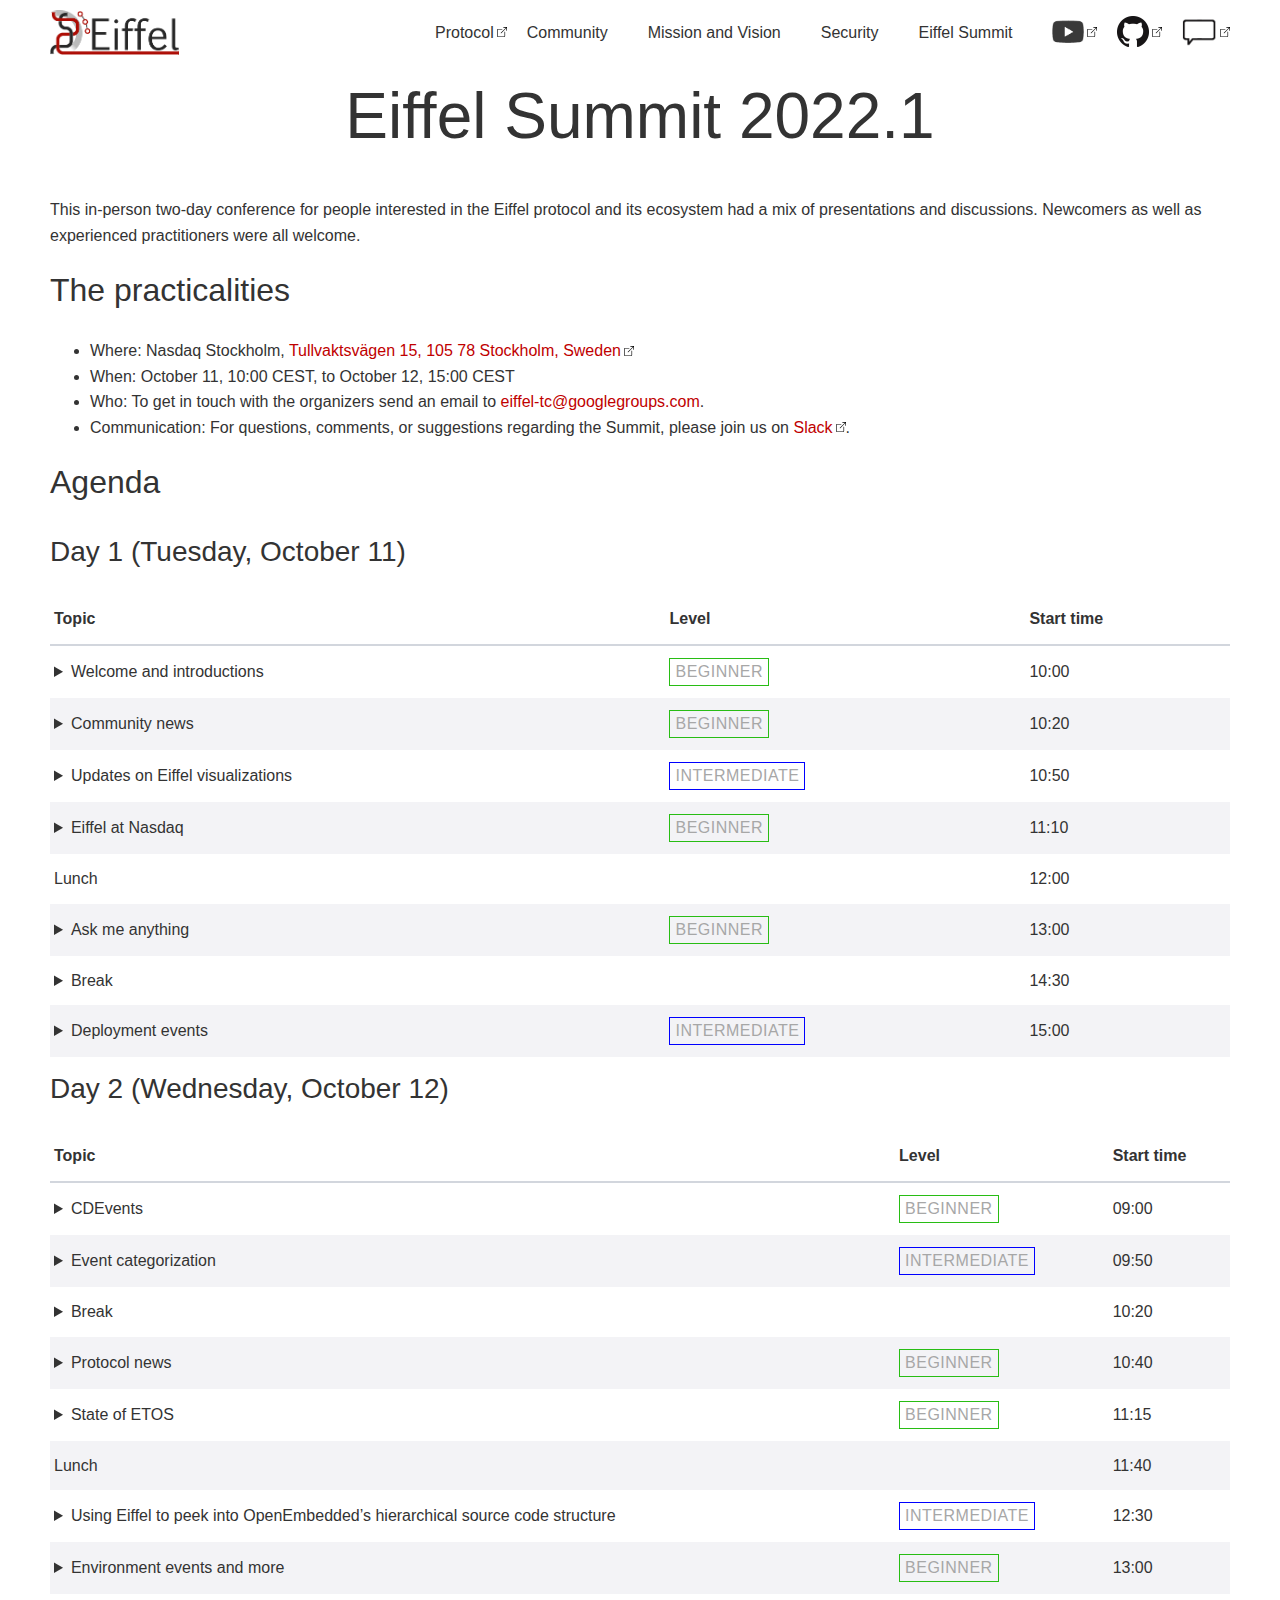
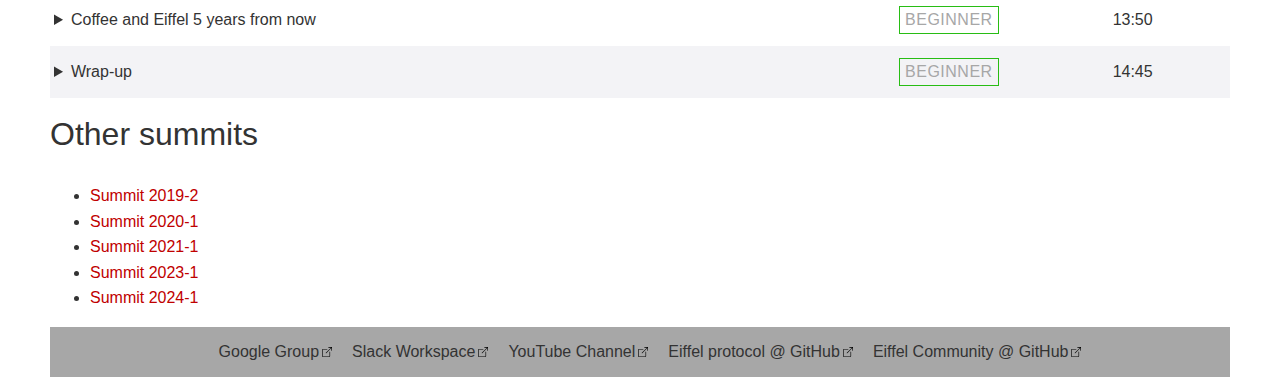
<file: summit-2022-1.html>
<!DOCTYPE html>
<html>
  <head>
    <title>Eiffel Summit</title>
    <link rel="apple-touch-icon" sizes="180x180" href="./images/favicon/apple-touch-icon.png">
    <link rel="icon" type="image/png" sizes="32x32" href="./images/favicon/favicon-32x32.png">
    <link rel="icon" type="image/png" sizes="16x16" href="./images/favicon/favicon-16x16.png">
    <link rel="manifest" href="./manifest.json">
    <link rel="mask-icon" href="./images/favicon/safari-pinned-tab.svg" color="#5bbad5">
    <link rel='stylesheet' href='./css/index.css'>
    <meta name="theme-color" content="#ffffff">
    <meta charset="UTF-8">
    <script src="./js/csi.min.js"></script>
  </head>
  <body class="container">
    <div data-include="./includes/header.html"></div>
    <section>
      <div>
        <p class="splash-text-large">Eiffel Summit 2022.1</p>
        <p>
          This in-person two-day conference for people interested in
          the Eiffel protocol and its ecosystem had a mix of
          presentations and discussions. Newcomers as well as
          experienced practitioners were all welcome.
        </p>
      </div>
    </section>
    <section>
      <div>
        <h1 class="section-heading">The practicalities</h1>
        <p class="section-paragraph">
          <ul>
            <li>
              Where: Nasdaq Stockholm,
              <a href="https://goo.gl/maps/KpoBwrNw1FPsqcJH8">
                Tullvaktsvägen&nbsp;15, 105 78 Stockholm, Sweden
              </a>
            </li>
            <li>
              When: October&nbsp;11, 10:00&nbsp;CEST, to
              October&nbsp;12, 15:00&nbsp;CEST
            </li>
            <li>
              Who: To get in touch with the organizers send an email to
              <a href="mailto:eiffel-tc@googlegroups.com">eiffel-tc@googlegroups.com</a>.
            </li>
            <li>
              Communication: For questions, comments, or suggestions regarding the Summit, please join us on <a href="https://eiffel-workspace.slack.com/archives/C02EKUS4M24">Slack</a>.
            </li>
          </ul>
        </p>
        <h1>Agenda</h1>
        <h2>Day 1 (Tuesday, October 11)</h2>
        <table class="striped ">
          <thead>
            <tr>
              <th>Topic</th>
              <th>Level</th>
              <th>Start time</th>
            </tr>
          </thead>
          <tbody>
            <tr>
              <td>
                <details>
                  <summary>Welcome and introductions</summary>
                  <div>
                    <p>
                      There will no doubt be some new faces so let's
                      introduce ourselves before we start. Our hosts
                      might also have practical matters to talk about.
                    </p>
                    <p>
                      <b>Speaker:</b> Claes Richárd &amp; Emil Bäckmark
                    </p>
                  </div>
                </details>
              </td>
              <td><span class="tag bd-success">Beginner</span></td>
              <td>10:00</td>
            </tr>
            <tr>
              <td>
                <details>
                  <summary>Community news</summary>
                  <div>
                    <ul>
                      <li>New TC introduction</li>
                      <li>Decide agenda</li>
                      <li>New or significantly updated projects</li>
                    </ul>
                    <p>
                      <b>Speaker:</b> Emil Bäckmark &amp; TC members
                    </p>
                  </div>
                </details>
              </td>
              <td><span class="tag bd-success">Beginner</span></td>
              <td>10:20</td>
            </tr>
            <tr>
              <td>
                <details>
                  <summary>Updates on Eiffel visualizations</summary>
                  <div>
                    <p>
                      <b>Speaker:</b> Magnus Bäck
                    </p>
                  </div>
                </details>
              </td>
              <td>
                <span class="tag bd-success" style="border: 1px solid blue !important;">
                  Intermediate
                </span>
              </td>
              <td>10:50</td>
            </tr>
            <tr>
              <td>
                <details>
                  <summary>Eiffel at Nasdaq</summary>
                  <div>
                    <p>
                      <b>Speaker:</b> Claes Richárd
                    </p>
                    <p>
                      <a href="https://github.com/eiffel-community/community/blob/master/presentations/eiffel_summit_2022.1/eiffel_at_nasdaq.pdf">Slides</a>
                      <br>
                      <a href="https://youtu.be/OjfVzYiQQo4">Video</a>
                    </p>
                  </div>
                </details>
              </td>
              <td><span class="tag bd-success">Beginner</span></td>
              <td>11:10</td>
            </tr>
            <tr><td>Lunch</td><td></td><td>12:00</td></tr>
            <tr>
              <td>
                <details>
                  <summary>Ask me anything</summary>
                  <div>
                    <p>
                      An opportunity for anyone to ask any question about Eiffel
                      and we'll all help out answering. Possible topics include:
                    </p>
                    <ul>
                      <li>How should we actually use events in a particular scenario?</li>
                      <li>What Eiffel components exists and how do they interact?</li>
                      <li>How can Eiffel be deployed in production?</li>
                    </ul>
                    <p>
                      <b>Moderator:</b> Magnus Bäck
                    </p>
                  </div>
                </details>
              </td>
              <td><span class="tag bd-success">Beginner</span></td>
              <td>13:00</td>
            </tr>
            <tr>
              <td>
                <details>
                  <summary>Break</summary>
                  <div>
                    <p>
                      Time to stretch our legs, recaffeinate our vessels and socialize
                    </p>
                    <p>
                      <b>Speaker:</b> All
                    </p>
                  </div>
                </details>
              </td>
              <td>
              </td>
              <td>14:30</td>
            </tr>
            <tr>
              <td>
                <details>
                  <summary>Deployment events</summary>
                  <div>
                    <p>
                      Continue the discussion of how deployments should be
                      modeled with Eiffel
                      (see <a href="https://github.com/eiffel-community/eiffel/issues/239">issue&nbsp;239</a>).
                    </p>
                    <p>
                      <b>Moderator:</b> Magnus Bäck
                    </p>
                  </div>
                </details>
              </td>
              <td>
                <span class="tag bd-success" style="border: 1px solid blue !important;">
                  Intermediate
                </span>
              </td>
              <td>15:00</td>
            </tr>
          </tbody>
        </table>
        <h2>Day 2 (Wednesday, October 12)</h2>
        <table class="striped ">
          <thead>
            <tr>
              <th>Topic</th>
              <th>Level</th>
              <th>Start time</th>
            </tr>
          </thead>
          <tbody>
            <tr>
              <td>
                <details>
                  <summary>CDEvents</summary>
                  <div>
                    <p>
                      What is this new CDEvents thing that people talk about
                      and how does it relate to Eiffel?
                    </p>
                    <p>
                      <b>Speaker:</b> Emil Bäckmark &amp; Mattias Linnér
                    </p>
                    <p>
                      <a href="https://github.com/eiffel-community/community/blob/master/presentations/eiffel_summit_2022.1/eiffel_vs_cdevents.pdf">Slides</a>
                      <br>
                      <a href="https://youtu.be/EWODpCgxSTs">Video</a>
                    </p>
                  </div>
                </details>
              </td>
              <td><span class="tag bd-success">Beginner</span></td>
              <td>09:00</td>
            </tr>
            <tr>
              <td>
                <details>
                  <summary>Event categorization</summary>
                  <div>
                    <p>
                      <b>Speaker:</b> Mattias Linnér
                    </p>
                  </div>
                </details>
              </td>
              <td>
                <span class="tag bd-success" style="border: 1px solid blue !important;">
                  Intermediate
                </span>
              </td>
              <td>09:50</td>
            </tr>
            <tr>
              <td>
                <details>
                  <summary>Break</summary>
                  <div>
                    <p>
                      Time to stretch our legs, recaffeinate our vessels and socialize
                    </p>
                    <p>
                      <b>Speaker:</b> All
                    </p>
                  </div>
                </details>
              </td>
              <td>
              </td>
              <td>10:20</td>
            </tr>
            <tr>
              <td>
                <details>
                  <summary>Protocol news</summary>
                  <div>
                    <ul>
                      <li>
                        Checksums for artifact files
                        (<a href="https://github.com/eiffel-community/eiffel/issues/290">issue&nbsp;290</a>)
                      </li>
                      <li>
                        New file format for schemas and documentation
                        (<a href="https://github.com/eiffel-community/eiffel/issues/282">issue&nbsp;282</a>)
                        |
                        <a href="https://github.com/eiffel-community/community/blob/master/presentations/eiffel_summit_2022.1/new_format_for_eiffel_schema_definitions.pdf">Slides</a>
                      </li>
                      <li>
                        meta.schemaUri
                      </li>
                      <li>
                        The new PRECURSOR link type
                        (<a href="https://github.com/eiffel-community/eiffel/issues/227">issue&nbsp;227</a>)
                      </li>
                    </ul>
                    <p>
                      <b>Speaker:</b> Emil Bäckmark &amp; Magnus Bäck
                    </p>
                    <p>
                      <a href="https://youtu.be/akg9GYAdrXs">Video</a>
                    </p>
                  </div>
                </details>
              </td>
              <td><span class="tag bd-success">Beginner</span></td>
              <td>10:40</td>
            </tr>
            <tr>
              <td>
                <details>
                  <summary>State of ETOS</summary>
                  <div>
                    <p>
                      <b>Speaker:</b> Tobias Persson &amp; Fredrik Fristedt
                    </p>
                    <p>
                      <a href="https://github.com/eiffel-community/community/blob/master/presentations/eiffel_summit_2022.1/state_of_etos_2022.pdf">Slides</a>
                      <br>
                      <a href="https://youtu.be/ZCCsYELOztk">Video</a>
                    </p>
                  </div>
                </details>
              </td>
              <td><span class="tag bd-success">Beginner</span></td>
              <td>11:15</td>
            </tr>
            <tr><td>Lunch</td><td></td><td>11:40</td></tr>
            <tr>
              <td>
                <details>
                  <summary>
                    Using Eiffel to peek into OpenEmbedded’s hierarchical
                    source code structure
                  </summary>
                  <div>
                    <p>
                      It's not entirely obvious how to model a hiearchical
                      source code structure like that one used with
                      OpenEmbedded, where the system as a whole is defined
                      by multiple source code repositories containing
                      configuration files that, in turn, reference the
                      source code of the actual code. This talk will show
                      how Axis Communications does this.
                    </p>
                  </div>
                  <div>
                    <p>
                      <b>Speaker:</b> Magnus Bäck
                    </p>
                    <p>
                      <a href="https://github.com/eiffel-community/community/blob/master/presentations/eiffel_summit_2022.1/eiffel_with_openembedded_source_structure.pdf">Slides</a>
                      <br>
                      <a href="https://youtu.be/RgBUGgU6F4M">Video</a>
                    </p>
                  </div>
                </details>
              </td>
              <td>
                <span class="tag bd-success" style="border: 1px solid blue !important;">
                  Intermediate
                </span>
              </td>
              <td>12:30</td>
            </tr>
            <tr>
              <td>
                <details>
                  <summary>Environment events and more</summary>
                  <div>
                    <p>
                      <b>Moderator:</b> Magnus Bäck
                    </p>
                  </div>
                </details>
              </td>
              <td><span class="tag bd-success">Beginner</span></td>
              <td>13:00</td>
            </tr>
            <tr>
              <td>
                <details>
                  <summary>Coffee and Eiffel 5 years from now</summary>
                  <div>
                    <p>
                      Let's fill our coffee cups and nail down our visions. 
                      Do we have a vision for where Eiffel should be in 2027?
                    </p>
                    <p>
                      <b>Moderator:</b> Emil Bäckmark
                    </p>
                  </div>
                </details>
             </td>
              <td><span class="tag bd-success">Beginner</span></td>
              <td>13:50</td>
            </tr>
            <tr>
              <td>
                <details>
                  <summary>Wrap-up</summary>
                  <div>
                    <p>
                      <b>Moderator:</b> Claes Richárd &amp; Emil Bäckmark
                    </p>
                  </div>
                </details>
              </td>
              <td><span class="tag bd-success">Beginner</span></td>
              <td>14:45</td>
            </tr>
          </tbody>
        </table>
      </div>
    </section>
    <section>
      <div>
        <h1 class="section-heading">Other summits</h1>
        <p class="section-paragraph">
          <ul>
            <li><a href="summit-2019-2.html">Summit 2019-2</a></li>
            <li><a href="summit-2020-1.html">Summit 2020-1</a></li>
            <li><a href="summit-2021-1.html">Summit 2021-1</a></li>
            <li><a href="summit-2023-1.html">Summit 2023-1</a></li>
            <li><a href="summit.html">Summit 2024-1</a></li>
          </ul>
        </p>
      </div>
    </section>
    <div data-include="includes/footer.html"></div>
  </body>
</html>
</file>
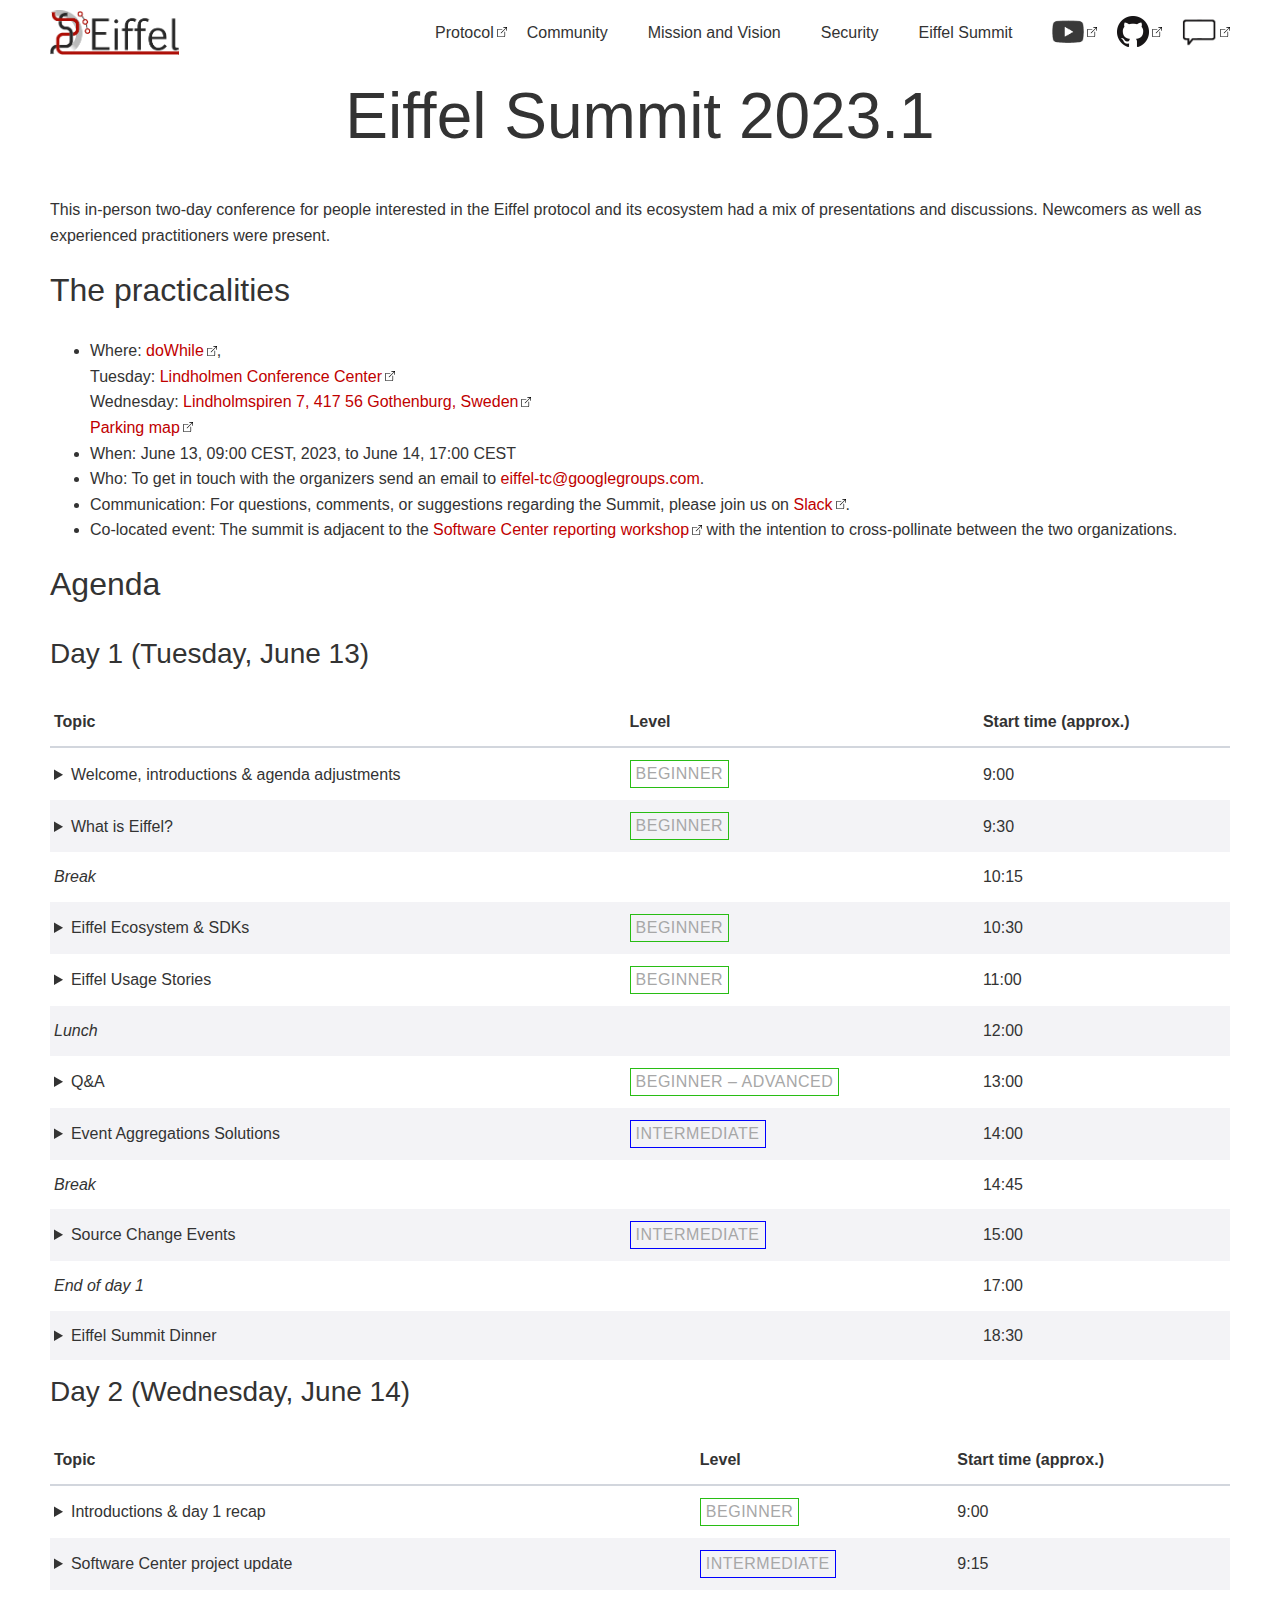
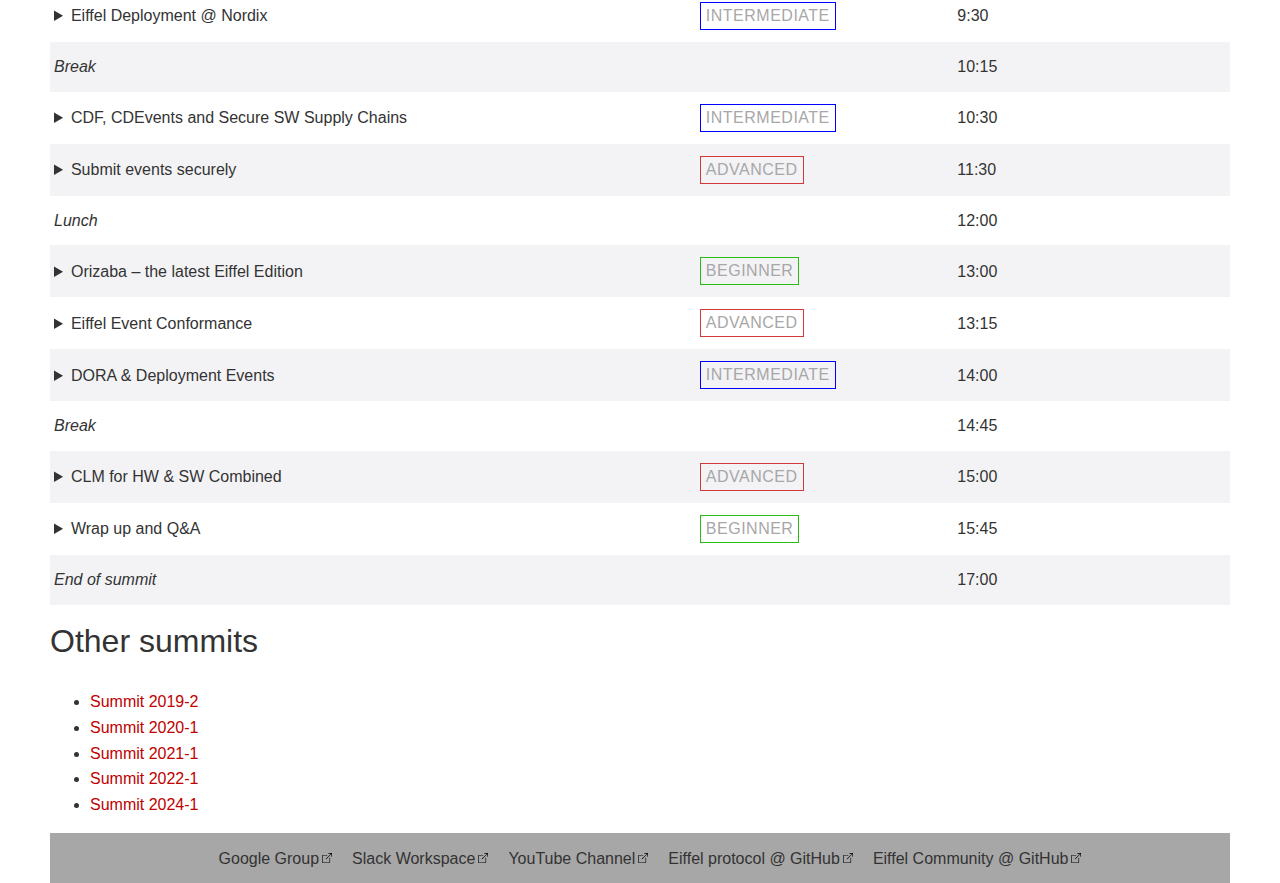
<file: summit-2023-1.html>
<!DOCTYPE html>
<html>
  <head>
    <title>Eiffel Summit</title>
    <link rel="apple-touch-icon" sizes="180x180" href="./images/favicon/apple-touch-icon.png">
    <link rel="icon" type="image/png" sizes="32x32" href="./images/favicon/favicon-32x32.png">
    <link rel="icon" type="image/png" sizes="16x16" href="./images/favicon/favicon-16x16.png">
    <link rel="manifest" href="./manifest.json">
    <link rel="mask-icon" href="./images/favicon/safari-pinned-tab.svg" color="#5bbad5">
    <link rel='stylesheet' href='./css/index.css'>
    <meta name="theme-color" content="#ffffff">
    <meta charset="UTF-8">
    <script src="./js/csi.min.js"></script>
  </head>
  <body class="container">
    <div data-include="./includes/header.html"></div>
    <section>
      <div>
        <p class="splash-text-large">Eiffel Summit 2023.1</p>
        <p>
          This in-person two-day conference for people interested in
          the Eiffel protocol and its ecosystem had a mix of
          presentations and discussions. Newcomers as well as
          experienced practitioners were present.
        </p>
      </div>
    </section>
    <section>
      <div>
        <h1 class="section-heading">The practicalities</h1>
        <p class="section-paragraph">
          <ul>
            <li>
              Where: <a href="https://dowhile.se/">doWhile</a>,
              <br /> Tuesday: <a href="https://goo.gl/maps/1otFDxh2fGPudF7x8">
                Lindholmen Conference Center
              </a>
              <br /> Wednesday: <a href="https://goo.gl/maps/ixnYGRBcCbQQw3Gd6">
                Lindholmspiren&nbsp;7, 417&nbsp;56 Gothenburg, Sweden
              </a>
              <br /> <a href="https://www.parkeringgoteborg.se/hitta-parkering/?searchtext=Lindholmen%2C+G%C3%B6teborg%2C+Sverige&SubmitSearchParking_StartPage=">
                Parking map
              </a>
            </li>
            <li>
              When: June&nbsp;13, 09:00&nbsp;CEST, 2023, to
              June&nbsp;14, 17:00&nbsp;CEST
            </li>
            <li>
              Who: To get in touch with the organizers send an email to
              <a href="mailto:eiffel-tc@googlegroups.com">eiffel-tc@googlegroups.com</a>.
            </li>
            <li>
              Communication: For questions, comments, or suggestions regarding the Summit, please join us on <a href="https://eiffel-workspace.slack.com/archives/C02EKUS4M24">Slack</a>.
            </li>
            <li>
              Co-located event: The summit is adjacent to the
              <a href="https://www.software-center.se/event/rws_june2023/">Software
              Center reporting workshop</a> with the intention to cross-pollinate
              between the two organizations.
              </li>
          </ul>
        </p>
        <h1>Agenda</h1>
        <h2>Day 1 (Tuesday, June 13)</h2>
        <table class="striped ">
          <thead>
            <tr>
              <th>Topic</th>
              <th>Level</th>
              <th>Start time (approx.)</th>
            </tr>
          </thead>
          <tbody>
            <tr>
              <td>
                <details>
                  <summary>Welcome, introductions &amp; agenda adjustments</summary>
                  <div>
                    <p>
                      There will no doubt be some new faces so let's
                      introduce ourselves before we start. Our hosts
                      might also have practical matters to talk about.
                    </p>
                    <p>
                      <b>Speakers:</b> Eiffel Technical Committee &amp; Erik Sternerson
                    </p>
                  </div>
                </details>
              </td>
              <td><span class="tag bd-success">Beginner</span></td>
              <td>9:00</td>
            </tr>

            <tr>
              <td>
                <details>
                  <summary> What is Eiffel?</summary>
                  <div>
                    <p>
                      An introduction to what Eiffel is and why you should care
                    </p>
                    <p>
                      <b>Speaker:</b> Erik Sternerson
                    </p>
                    <p>
                      <a href="https://github.com/eiffel-community/community/blob/master/presentations/eiffel_summit_2023.1/what_is_eiffel.pdf">Slides</a>
                      <br>
                      <a href="https://youtu.be/xVP_00xA9Vo">Video</a>
                    </p>
                  </div>
                </details>
              </td>
              <td><span class="tag bd-success">Beginner</span></td>
              <td>9:30</td>
            </tr>

            <tr><td><i>Break</i></td><td></td><td>10:15</td></tr>

            <tr>
              <td>
                <details>
                  <summary> Eiffel Ecosystem &amp; SDKs</summary>
                  <div>
                    <p>
                      How does the landscape of the Eiffel ecosystem look
                      today? and what SDKs are available?
                    </p>
                    <p>
                      <b>Speaker:</b> Mattias Linnér
                    </p>
                    <p>
                      <a href="https://github.com/eiffel-community/community/blob/master/presentations/eiffel_summit_2023.1/Eiffel%20Landscape%20Overview.pdf">Slides</a>
                      <br>
                      <a href="https://youtu.be/k-oP4SlOvZ4">Video</a>
                    </p>
                  </div>
                </details>
              </td>
              <td><span class="tag bd-success">Beginner</span></td>
              <td>10:30</td>
            </tr>

            <tr>
              <td>
                <details>
                  <summary>Eiffel Usage Stories</summary>
                  <div>
                    <p>
                      Show us what you've done with Eiffel! Are there some
                      interesting use cases you've used Eiffel to handle? It
                      could be demos or presentations. 10-15 minutes is enough.
                      Take this opportunity to share some good ideas on Eiffel
                      usage with the rest of the community! You might get
                      valuable input to progress your usage even more :)
                    </p>
                    <p>
                      <b>Speakers:</b> All
                    </p>
                    <p>
                      Kristofer Hallén, Ericsson &ndash; Reflections on Ericsson's Eiffel usage
                      <a href="https://youtu.be/y2uEp9ZX8MM">Video</a>
                    </p>
                    <p>
                      Magnus Bäck, Axis Communications &ndash; Are multiple contexts a
                      thing?
                      <a href="https://github.com/eiffel-community/community/blob/master/presentations/eiffel_summit_2023.1/are_multiple_contexts_a_thing.pdf">Slides</a>
                      &nbsp;<a href="https://youtu.be/bHLsf9x8ik4">Video</a>
                    </p>
                    <p>
                      Jonathan Dartland, Nasdaq &ndash; Eiffel usage at Nasdaq
                      <a href="https://github.com/eiffel-community/community/blob/master/presentations/eiffel_summit_2023.1/eiffel-at-nasdaq-2023-1.pdf">Slides</a>
                      &nbsp;<a href="https://youtu.be/kkNlt_7M0Ac">Video</a>
                    </p>
                    <p>
                      Erik Sternerson, Volvo Cars &ndash; Confidence Labels
                      <a href="https://youtu.be/Z5Wk_7AZ8FE">Video</a>
                    </p>
                  </div>
                </details>
              </td>
              <td><span class="tag bd-success">Beginner</span></td>
              <td>11:00</td>
            </tr>

            <tr><td><i>Lunch</i></td><td></td><td>12:00</td></tr>

            <tr>
              <td>
                <details>
                  <summary>Q&A</summary>
                  <div>
                    <p>
                      Bring your questions to the Eiffel Community in general
                      and the Technical Committee specifically! Follow up on
                      usage stories presented.
                    </p>
                    <p>
                      <b>Speakers:</b> All
                    </p>
                  </div>
                </details>
              </td>
              <td><span class="tag bd-success">Beginner &ndash; Advanced</span></td>
              <td>13:00</td>
            </tr>

            <tr>
              <td>
                <details>
                  <summary> Event Aggregations Solutions
                  </summary>
                  <div>
                    <p>
                      Presentation and discussion about event aggregations
                      and a proposal about a light-weight alternative to Eiffel
                      Intelligence
                    </p>
                    <p>
                      <b>Speakers:</b> Tobias Åkervik
                    </p>
                    <p>
                      <a href="https://github.com/eiffel-community/community/blob/master/presentations/eiffel_summit_2023.1/eiffel-collector-services-system.pdf">Slides</a>
                      <br>
                      <a href="https://youtu.be/M5IWEaHtNy0">Video</a>
                    </p>
                  </div>
                </details>
              </td>
              <td><span class="tag bd-success" style="border: 1px solid blue !important;">Intermediate</span></td>
              <td>14:00</td>
            </tr>

            <tr><td><i>Break</i></td><td></td><td>14:45</td></tr>

            <tr>
              <td>
                <details>
                  <summary>Source Change Events</summary>
                  <div>
                    <p>
                      We've had some community discussions on this topic already.
                      We should now try to find the best way forward on if/how
                      to refactor the Eiffel Source Change events.
                      The current source change events model an abstraction of
                      what goes on in a source code repository. This is
                      sufficient for some use cases but can pose problems if
                      you want a model that more closely matches
                      reality. Let's continue the discussion around this and
                      the concrete proposal in
                      <a href="https://github.com/eiffel-community/eiffel/issues/261">
                        github.com/eiffel-community/eiffel#261
                      </a>.
                      That aside, with the current events there's no standard
                      way of representing tags.
                    </p>
                    <p>
                      <b>Moderator:</b> Magnus Bäck
                    </p>
                    <p>
                      <a href="https://github.com/eiffel-community/community/blob/master/presentations/eiffel_summit_2023.1/new_source_change_events.pdf">Slides</a>
                      <br>
                      <a href="https://youtu.be/i8cFThy5-zc">Video</a>
                    </p>
                  </div>
                </details>
              </td>
              <td><span class="tag bd-success" style="border: 1px solid blue !important;">Intermediate</span></td>
              <td>15:00</td>
            </tr>

            <tr><td><i>End of day 1</i></td><td></td><td>17:00</td></tr>

            <tr>
              <td>
                <details>
                  <summary> Eiffel Summit Dinner</summary>
                  <div>
                    <p>
                      We take the opportunity to socialize and grab something to
                      eat. Where to go will be settled during the day.
                    </p>
                    <p>
                      <b>Location/restaurant:</b> To be decided during the day
                    </p>
                  </div>
                </details>
              </td>
              <td></td>
              <td>18:30</td>
            </tr>

          </tbody>
        </table>

        <h2>Day 2 (Wednesday, June 14)</h2>

        <table class="striped ">
          <thead>
            <tr>
              <th>Topic</th>
              <th>Level</th>
              <th>Start time (approx.)</th>
            </tr>
          </thead>
          <tbody>

            <tr>
              <td>
                <details>
                  <summary>Introductions &amp; day 1 recap</summary>
                  <div>
                    <p>
                      We have some new participants on day 2, so a short
                      round of introductions and a brief recap of day 1 is
                      suitable.
                    </p>
                    <p>
                      <b>Speakers:</b> Eiffel TC &amp; Erik Sternerson
                    </p>
                  </div>
                </details>
              </td>
              <td><span class="tag bd-success">Beginner</span></td>
              <td>9:00</td>
            </tr>

            <tr>
              <td>
                <details>
                  <summary>Software Center project update</summary>
                  <div>
                    <p>
                      We will hear about the latest status on the software
                      center project about visualization and also about
                      learning chains of events.
                    </p>
                    <p>
                      <b>Speaker:</b> Kristian Sandahl
                    </p>
                    <p>
                      <p>
                        <a href="https://github.com/eiffel-community/community/blob/master/presentations/eiffel_summit_2023.1/Eiffel%20SummitSWC.pdf">Slides</a>
                        <br>
                        <a href="https://youtu.be/PTinecVt20A">Video</a>
                    </p>
                  </div>
                </details>
              </td>
              <td><span class="tag bd-success" style="border: 1px solid blue !important;">Intermediate</span></td>
              <td>9:15</td>
            </tr>

            <tr>
              <td>
                <details>
                  <summary>Eiffel Deployment @ Nordix</summary>
                  <div>
                    <p>
                      A demo on a potential Eiffel Sandbox and playground,
                      deployed on Nordix Infrastructure
                    </p>
                    <p>
                      <b>Speaker:</b> Panagiotis Efstratiou &amp; Emil Bäckmark
                    </p>
                    <p>
                      Eiffel @ Nordix: <a href="https://github.com/eiffel-community/community/blob/master/presentations/eiffel_summit_2023.1/Eiffel%20at%20Nordix.pdf">Slides</a>
                      <br>
                      Easy2Use on Nordix: <a href="https://github.com/eiffel-community/community/blob/master/presentations/eiffel_summit_2023.1/Easy2Use_on_Nordix.pdf">Slides</a>
                      <br>
                      <a href="https://youtu.be/jTN-TIP7bpA">Video</a>
                    </p>
                  </div>
                </details>
              </td>
              <td><span class="tag bd-success" style="border: 1px solid blue !important;">Intermediate</span></td>
              <td>9:30</td>
            </tr>

            <tr><td><i>Break</i></td><td></td><td>10:15</td></tr>

            <tr>
              <td>
                <details>
                  <summary>CDF, CDEvents and Secure SW Supply Chains</summary>
                  <div>
                    <p>
                      <ul>
                        <li>What is the Continuous Delivery Foundation?</li>
                        <li>What is CDEvents, what is its current status and how
                          does it relate to Eiffel?</li>
                        <li>How could events improve security in the Software
                          Supply Chains?</li>
                      </ul>
                    </p>
                    <p>
                      <b>Speakers:</b> Fatih Degirmenci &amp; Emil Bäckmark
                    </p>
                    <p>
                      CD Foundation: <a href="https://github.com/eiffel-community/community/blob/master/presentations/eiffel_summit_2023.1/CDF_Overview.pdf">Slides</a>
                      <br>
                      CDEvents and Eiffel: <a href="https://github.com/eiffel-community/community/blob/master/presentations/eiffel_summit_2023.1/CDEvents%20and%20Eiffel.pdf">Slides</a>
                      <br>
                      <a href="https://youtu.be/Sn-i5rtjr3w">Video</a>
                    </p>
                  </div>
                </details>
              </td>
              <td><span class="tag bd-success" style="border: 1px solid blue !important;">Intermediate</span></td>
              <td>10:30</td>
            </tr>

            <tr>
              <td>
                <details>
                  <summary>Submit events securely</summary>
                  <div>
                    <p>
                      A proposal for securely submitting events
                    </p>
                    <p>
                      <b>Speaker:</b> Magnus Bäck
                    </p>
                    <p>
                      <a href="https://github.com/eiffel-community/community/blob/master/presentations/eiffel_summit_2023.1/secure_submissions_of_eiffel_events.pdf">Slides</a>
                      <br>
                      <a href="https://youtu.be/qnluL_Q-q2Y">Video</a>
                    </p>
                  </div>
                </details>
              </td>
              <td><span class="tag bd-error">Advanced</span></td>
              <td>11:30</td>
            </tr>

            <tr><td><i>Lunch</i></td><td></td><td>12:00</td></tr>

            <tr>
              <td>
                <details>
                  <summary>Orizaba &ndash; the latest Eiffel Edition</summary>
                  <div>
                    <p>
                      The latest Eiffel edition is (will be?) Orizaba. What
                      does it contain?
                    </p>
                    <p>
                      <b>Speaker:</b> Magnus Bäck
                    </p>
                    <p>
                      <a href="https://github.com/eiffel-community/community/blob/master/presentations/eiffel_summit_2023.1/orizaba_the_next_eiffel_edition.pdf">Slides</a>
                      <br>
                      <a href="https://youtu.be/zzvNKwvRkh8">Video</a>
                    </p>
                  </div>
                </details>
              </td>
              <td><span class="tag bd-success">Beginner</span></td>
              <td>13:00</td>
            </tr>

            <tr>
              <td>
                <details>
                  <summary> Eiffel Event Conformance
                  </summary>
                  <div>
                    <p>
                      Is the Eiffel Protocol conformant (enough)? What issues
                      do we see in event and parameter naming? On this session
                      we will dissect the event specifications to potentially
                      solve some of those issues.
                    </p>
                    <p>
                      <b>Speaker:</b> Emil Bäckmark
                    </p>
                    <p>
                      <a href="https://github.com/eiffel-community/community/blob/master/presentations/eiffel_summit_2023.1/Eiffel%20Event%20Protocol%20Conformance.pdf">Slides</a>
                      <br>
                      <a href="https://youtu.be/LowARykMySA">Video</a>
                    </p>
                  </div>
                </details>
              </td>
              <td><span class="tag bd-error">Advanced</span></td>
              <td>13:15</td>
            </tr>

            <tr>
              <td>
                <details>
                  <summary>DORA &amp; Deployment Events</summary>
                  <div>
                    <p>
                      What are DORA metrics?<br>
                      What is the latest on deployment events in Eiffel?
                      What can we do with the experimental
                      EiffelArtifactDeployedEvent
                      (<a href="https://github.com/eiffel-community/eiffel/pull/322">github.com/eiffel-community/eiffel#322</a>)?
                      Which DORA metrics can we cover with Eiffel?
                    </p>
                    <p>
                      <b>Speaker:</b> Erik Sternerson
                    </p>
                    <p>
                      <a href="https://github.com/eiffel-community/community/blob/master/presentations/eiffel_summit_2023.1/dora_metrics_in_eiffel.pdf">Slides</a>
                      <br>
                      <a href="https://youtu.be/NgvVCv3wUG8">Video</a>
                    </p>
                  </div>
                </details>
              </td>
              <td><span class="tag bd-success" style="border: 1px solid blue !important;">Intermediate</span></td>
              <td>14:00</td>
            </tr>

            <tr><td><i>Break</i></td><td></td><td>14:45</td></tr>

            <tr>
              <td>
                <details>
                  <summary> CLM for HW &amp; SW Combined</summary>
                  <div>
                    <p>
                      Eiffel can describe the level of confidence reached on a
                      piece of software, through the
                      EiffelConfidenceLevelModifiedEvent. Some software can be
                      used on multiple <i>types</i> of hardware, and it's
                      currently not described how to express that with the CLM
                      events as they are defined today. So how can we also
                      capture and describe the combination of software and
                      hardware that we're feeling confident of? This is a
                      follow-up of the
                      <a href="https://hackmd.io/dpQQOkEeQoC5yV7IpFUYOg">
                        2023-04-13 community meeting
                      </a>.
                    </p>
                    <p>
                      <b>Moderator:</b> Mattias Linnér
                    </p>
                    <p>
                      <a href="https://github.com/eiffel-community/community/blob/master/presentations/eiffel_summit_2023.1/Expressing%20a%20confidence%20level%20for%20combination%20of%20SW%20and%20HW.pdf">Slides</a>
                      <br>
                      <a href="https://youtu.be/5lQHr54-wI8">Video</a>
                    </p>
                  </div>
                </details>
              </td>
              <td><span class="tag bd-error">Advanced</span></td>
              <td>15:00</td>
            </tr>

            <tr>
              <td>
                <details>
                  <summary>Wrap up and Q&amp;A</summary>
                  <div>
                    <p>
                      Time to wrap up what we've been through these two days.
                      What actions should we take? Any unanswered questions?
                    </p>
                    <p>
                      <b>Speakers:</b> Eiffel TC &amp; All
                    </p>
                  </div>
                </details>
              </td>
              <td><span class="tag bd-success">Beginner</span></td>
              <td>15:45</td>
            </tr>

            <tr><td><i>End of summit</i></td><td></td><td>17:00</td></tr>

          </tbody>
        </table>

      </div>
    </section>
    <section>
      <div>
        <h1 class="section-heading">Other summits</h1>
        <p class="section-paragraph">
          <ul>
            <li><a href="summit-2019-2.html">Summit 2019-2</a></li>
            <li><a href="summit-2020-1.html">Summit 2020-1</a></li>
            <li><a href="summit-2021-1.html">Summit 2021-1</a></li>
            <li><a href="summit-2022-1.html">Summit 2022-1</a></li>
            <li><a href="summit.html">Summit 2024-1</a></li>
          </ul>
        </p>
      </div>
    </section>
    <div data-include="includes/footer.html"></div>
  </body>
</html>
</file>
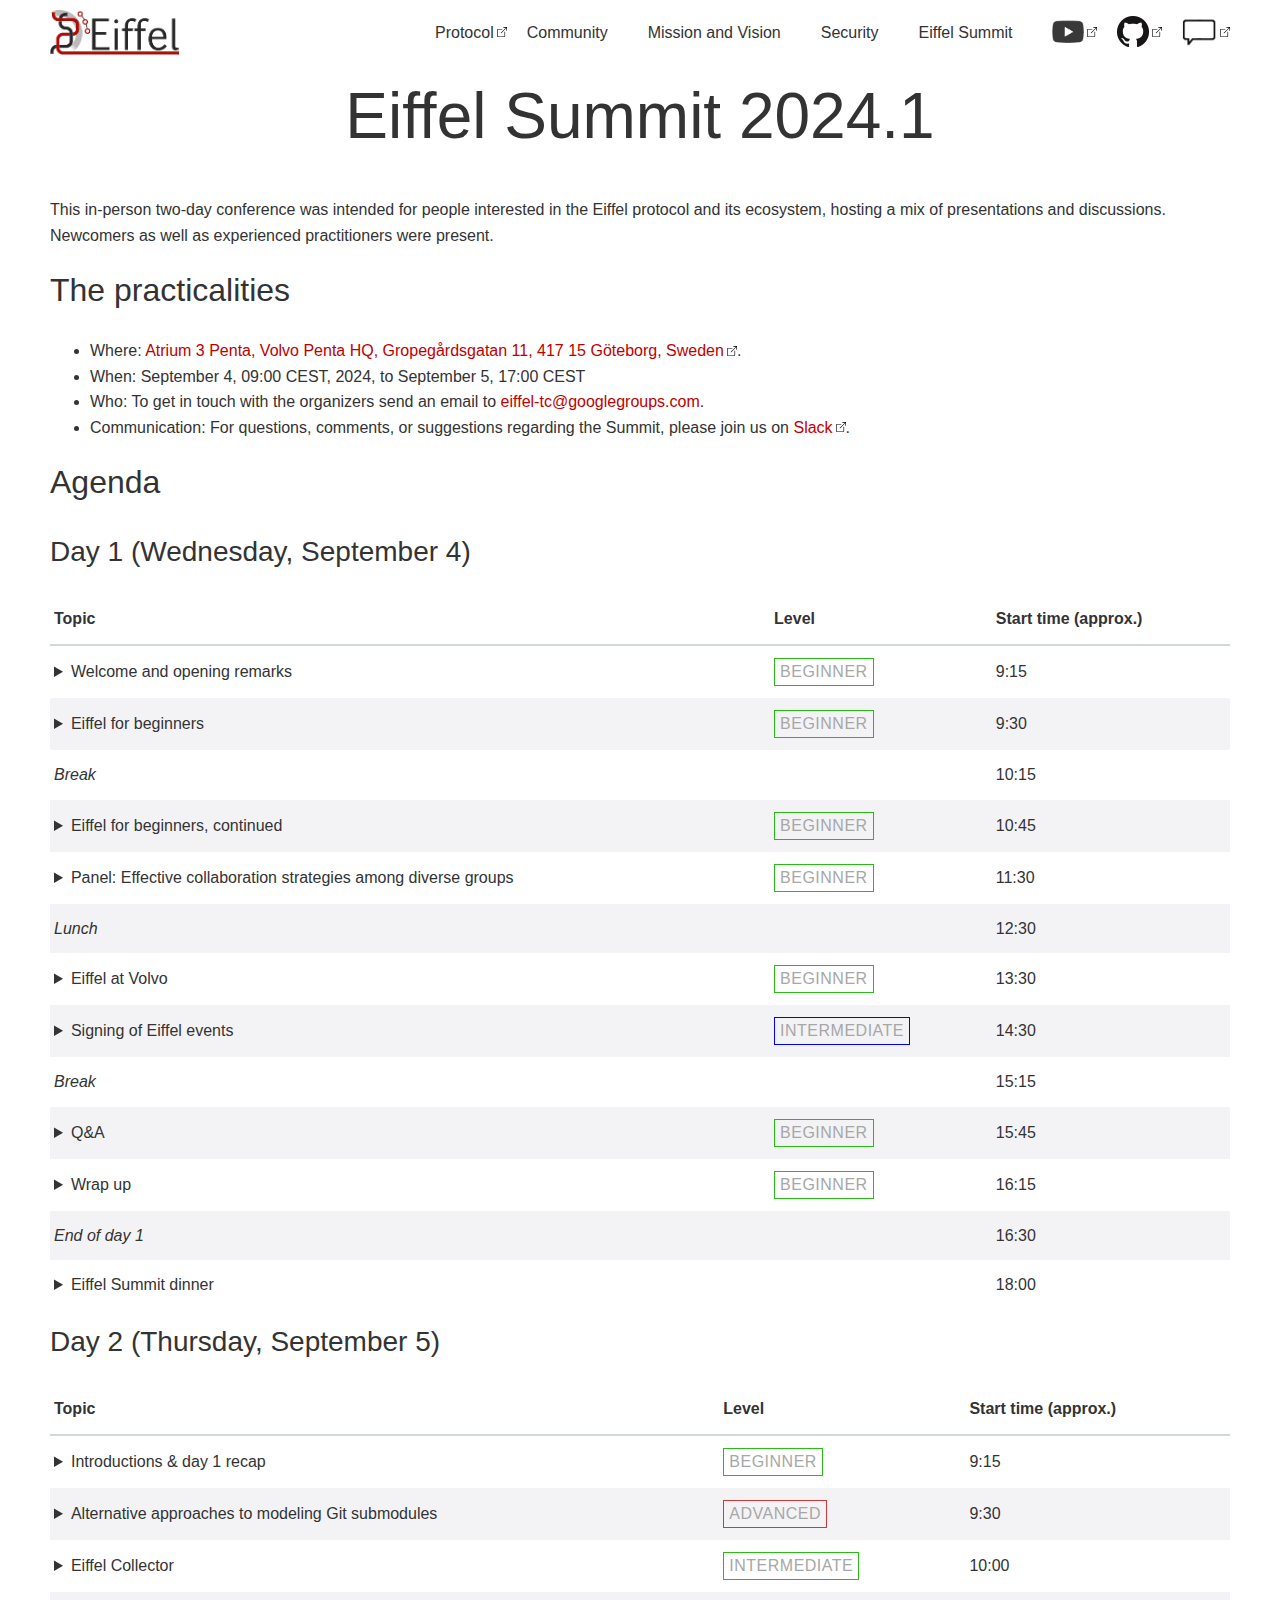
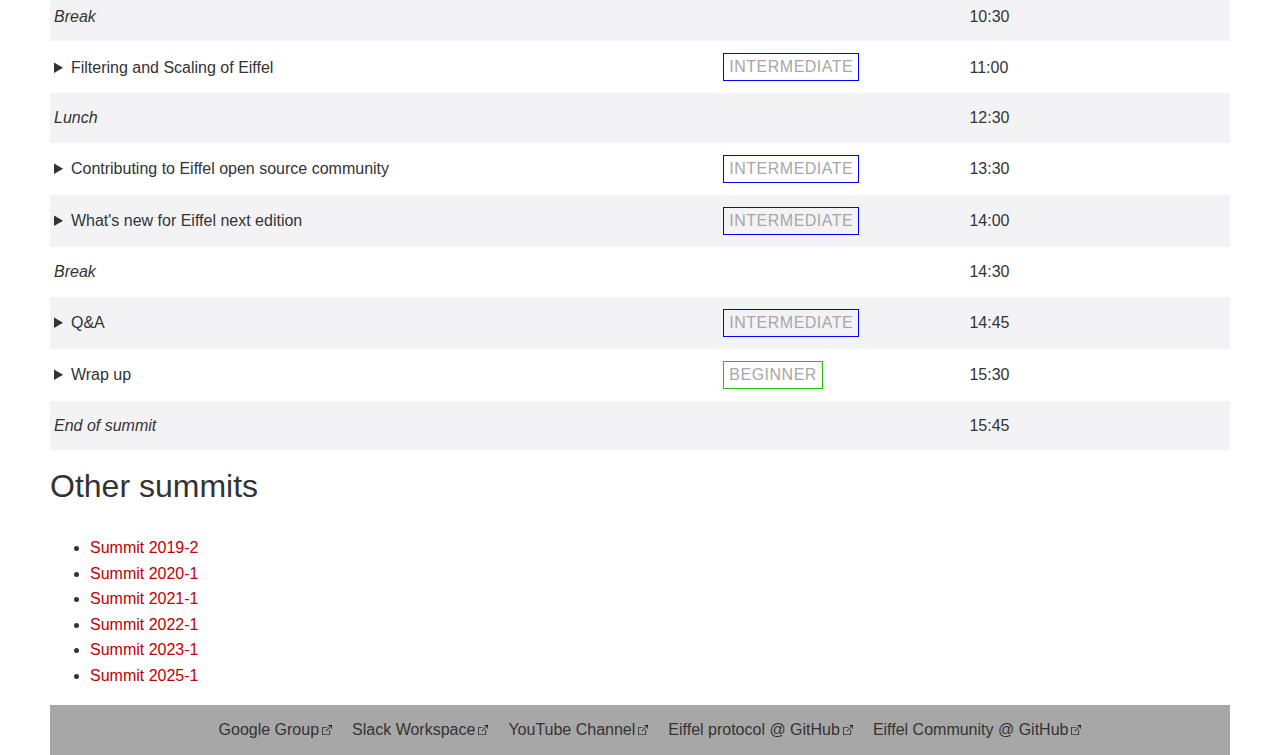
<file: summit-2024-1.html>
<!DOCTYPE html>
<html>
  <head>
    <title>Eiffel Summit</title>
    <link rel="apple-touch-icon" sizes="180x180" href="./images/favicon/apple-touch-icon.png">
    <link rel="icon" type="image/png" sizes="32x32" href="./images/favicon/favicon-32x32.png">
    <link rel="icon" type="image/png" sizes="16x16" href="./images/favicon/favicon-16x16.png">
    <link rel="manifest" href="./manifest.json">
    <link rel="mask-icon" href="./images/favicon/safari-pinned-tab.svg" color="#5bbad5">
    <link rel='stylesheet' href='./css/index.css'>
    <meta name="theme-color" content="#ffffff">
    <meta charset="UTF-8">
    <script src="./js/csi.min.js"></script>
  </head>
  <body class="container">
    <div data-include="./includes/header.html"></div>
    <section>
      <div>
        <p class="splash-text-large">Eiffel Summit 2024.1</p>
        <p>
          This in-person two-day conference was intended for people interested in
          the Eiffel protocol and its ecosystem, hosting a mix of
          presentations and discussions. Newcomers as well as
          experienced practitioners were present.
        </p>
      </div>
    </section>
    <section>
      <div>
        <h1 class="section-heading">The practicalities</h1>
        <p class="section-paragraph">
          <ul>
            <li>
              Where: <a href="https://maps.app.goo.gl/vG9GRnfBrQxkccSx8">Atrium
              3 Penta, Volvo Penta HQ, Gropegårdsgatan 11, 417 15
              Göteborg, Sweden</a>.
            </li>
            <li>
              When: September&nbsp;4, 09:00&nbsp;CEST, 2024, to
              September&nbsp;5, 17:00&nbsp;CEST
            </li>
            <li>
              Who: To get in touch with the organizers send an email to
              <a href="mailto:eiffel-tc@googlegroups.com">eiffel-tc@googlegroups.com</a>.
            </li>
            <li>
              Communication: For questions, comments, or suggestions regarding the Summit, please join us on <a href="https://eiffel-workspace.slack.com/archives/C02EKUS4M24">Slack</a>.
            </li>

          </ul>
        </p>
        <h1>Agenda</h1>
        <h2>Day 1 (Wednesday, September 4)</h2>
        <table class="striped ">
          <thead>
            <tr>
              <th>Topic</th>
              <th>Level</th>
              <th>Start time (approx.)</th>
            </tr>
          </thead>
          <tbody>
            <tr>
              <td>
                <details>
                  <summary>Welcome and opening remarks</summary>
                  <div>
                    <p>
                      Overview of the summit objectives and practical
                      matters.
                    </p>
                    <p>
                      <b>Speakers:</b> Edvin Agnas (Volvo Group)
                    </p>
                    <p>
                      <a href="https://youtu.be/ijHqbYxnKLI">Video</a>
                    </p>
                  </div>
                </details>
              </td>
              <td><span class="tag bd-success">Beginner</span></td>
              <td>9:15</td>
            </tr>

            <tr>
              <td>
                <details>
                  <summary>Eiffel for beginners</summary>
                  <div>
                    <p>
                      Why would you want to use events for expressing
                      what goes on in your CI/CD pipeline, and what
                      real-world problems can Eiffel help out with?
                    </p>
                    <p>
                      <b>Speakers:</b>
                      Magnus Bäck (Axis Communications),
                      Emil Bäckmark (Ericsson), and
                      Mattias Linnér (Ericsson)
                    </p>
                    <p>
                      <a href="https://github.com/eiffel-community/community/blob/master/presentations/eiffel_summit_2024.1/Eiffel_for_beginners.pdf">Slides</a>
                      <br>
                      <a href="https://youtu.be/ijHqbYxnKLI?t=273">Video</a>
                    </p>
                  </div>
                </details>
              </td>
              <td><span class="tag bd-success">Beginner</span></td>
              <td>9:30</td>
            </tr>

            <tr><td><i>Break</i></td><td></td><td>10:15</td></tr>

            <tr>
              <td>
                <details>
                  <summary>Eiffel for beginners, continued</summary>
                  <div>
                    <p>
                      We continue the previous session after the break.
                    </p>
                    <p>
                      <a href="https://github.com/eiffel-community/community/blob/master/presentations/eiffel_summit_2024.1/Eiffel_for_beginners.pdf">Slides</a>
                      <br>
                      <a href="https://youtu.be/lXoOjt7ZDuE">Video</a>
                    </p>
                  </div>
                </details>
              </td>
              <td><span class="tag bd-success">Beginner</span></td>
              <td>10:45</td>
            </tr>

            <tr>
              <td>
                <details>
                  <summary>Panel: Effective collaboration strategies among diverse groups</summary>
                  <div>
                    <p>
                      A dynamic gatherings that bring together experts, professionals or individuals with diverse perspectives to discuss.
                    </p>
                    <p>
                      <b>Moderator:</b> Peiman Khorramshahi (Volvo)
                    </p>
                    <p>
                      <b>Panelists:</b>
                      Five engineers from Volvo Group, Ericsson, and
                      Axis Communications
                    </p>
                    <p>
                      <a href="https://youtu.be/uwwvdwPMSFc2">Video</a>
                    </p>
                  </div>
                </details>
              </td>
              <td><span class="tag bd-success">Beginner</span></td>
              <td>11:30</td>
            </tr>

            <tr><td><i>Lunch</i></td><td></td><td>12:30</td></tr>

            <tr>
              <td>
                <details>
                  <summary>Eiffel at Volvo</summary>
                  <div>
                    <ul>
                      <li>Introduction and background</li>
                      <li>Eiffel traceability enabler (VSF Product
                        Metrics)</li>
                      <li>Eiffel for triggering (VSF CI)</li>
                    </ul>
                    <p>
                      <b>Speakers:</b> Edvin Agnas, Bojan Alempijevic,
                      and Anders Holmblad (Volvo Group)
                    </p>
                    <p>
                      <a href="https://youtu.be/hvUy1dPLY3s">Video</a>
                    </p>
                  </div>
                </details>
              </td>
              <td><span class="tag bd-success">Beginner</span></td>
              <td>13:30</td>
            </tr>

            <tr>
              <td>
                <details>
                  <summary>Signing of Eiffel events</summary>
                  <div>
                    <p>
                      Presentation of how you can use Eiffel event
                      signing to uphold the integrity of events and
                      authenticate their sender.
                    </p>
                    <p>
                      <b>Speakers:</b> Magnus Bäck (Axis Communications)
                    </p>
                    <p>
                      <a href="https://github.com/eiffel-community/community/blob/master/presentations/eiffel_summit_2024.1/Signing_Eiffel_events.pdf">Slides</a>
                      <br>
                      <a href="https://youtu.be/LAwpcrGdy8o">Video</a>
                    </p>
                  </div>
                </details>
              </td>
              <td><span class="tag bd-success" style="border: 1px solid blue !important;">Intermediate</span></td>
              <td>14:30</td>
            </tr>

            <tr><td><i>Break</i></td><td></td><td>15:15</td></tr>

            <tr>
              <td>
                <details>
                  <summary>Q&amp;A</summary>
                  <div>
                    <p>
                      Bring your own questions or ideas to this open
                      session where you get a chance to stump the
                      experts or get feedback.
                    </p>
                    <p>
                      <b>Moderator:</b> Edvin Agnas (Volvo Group)
                    </p>
                    <p>
                      <a href="https://youtu.be/ee7Wah4_QAI">Video</a>
                    </p>
                  </div>
                </details>
              </td>
              <td><span class="tag bd-success">Beginner</span></td>
              <td>15:45</td>
            </tr>

            <tr>
              <td>
                <details>
                  <summary>Wrap up</summary>
                  <div>
                    <p>
                      We wrap up and summarize the day.
                    </p>
                    <p>
                      <b>Moderator:</b> Edvin Agnas (Volvo Group)
                    </p>
                  </div>
                </details>
              </td>
              <td><span class="tag bd-success">Beginner</span></td>
              <td>16:15</td>
            </tr>

            <tr><td><i>End of day 1</i></td><td></td><td>16:30</td></tr>

            <tr>
              <td>
                <details>
                  <summary>Eiffel Summit dinner</summary>
                  <div>
                    <p>
                      We take the opportunity to socialize and grab
                      something to eat. A table reservation has been
                      made for those who indicated interest during
                      registration and confirmed it by email to Marie
                      Aubourg. We can't guarantee that the restaurant
                      will be able to accommodate anyone else.
                    </p>
                    <p>
                      <b>Location:</b>
                      <a href="https://palatset.com">Biljardpalatset</a>,
                      <a href="https://maps.app.goo.gl/JTrYPkLJk1m5KbQU8">
                        Ekelundsgatan 11
                      </a>
                    </p>
                  </div>
                </details>
              </td>
              <td></td>
              <td>18:00</td>
            </tr>

          </tbody>
        </table>

        <h2>Day 2 (Thursday, September 5)</h2>

        <table class="striped ">
          <thead>
            <tr>
              <th>Topic</th>
              <th>Level</th>
              <th>Start time (approx.)</th>
            </tr>
          </thead>
          <tbody>

            <tr>
              <td>
                <details>
                  <summary>Introductions &amp; day 1 recap</summary>
                  <div>
                    <p>
                      We may have some new participants on day 2, so
                      let's do a short introduction to get everyone on
                      board and briefly recap day&nbsp;1. We'll also
                      look at the agenda and see if there are any last
                      minute changes we should make.
                    </p>
                    <p>
                      <b>Speaker:</b> Edvin Agnas (Volvo Group)
                    </p>
                  </div>
                </details>
              </td>
              <td><span class="tag bd-success">Beginner</span></td>
              <td>9:15</td>
            </tr>

            <tr>
              <td>
                <details>
                  <summary>
                    Alternative approaches to modeling Git submodules
                  </summary>
                  <div>
                    <p>
                      In what ways can Git submodules be modeled with
                      Eiffel? Metrics Team will share the current solution and have a open discussion on different approaches.
                    </p>
                    <p>
                      <b>Speaker:</b> Fredrik Ellis (Volvo Group)
                    </p>
                    <p>
                      <b>Moderator:</b> Shri Raksha (Volvo Group)
                    </p>
                    <p>
                      <a href="https://github.com/eiffel-community/community/blob/master/presentations/eiffel_summit_2024.1/Alternative_approaches_to_modeling_git_submodules.pdf">Slides</a>
                      <br>
                      <a href="https://youtu.be/rgw8QcHQFho">Video</a>
                    </p>
                  </div>
                </details>
              </td>
              <td><span class="tag bd-error">Advanced</span></td>
              <td>9:30</td>
            </tr>

            <tr>
              <td>
                <details>
                  <summary>
                    Eiffel Collector
                  </summary>
                  <div>
                    <p>
                      The CI system's best friend for collecting Eiffel
                      events and trigger CI activities.
                    </p>
                    <p>
                      <b>Speaker:</b> Tobias Åkervik (Ericsson)
                    </p>
                  </div>
                </details>
              </td>
              <td><span class="tag bd-success">Intermediate</span></td>
              <td>10:00</td>
            </tr>

            <tr><td><i>Break</i></td><td></td><td>10:30</td></tr>


            <tr>
              <td>
                <details>
                  <summary>Filtering and Scaling of Eiffel</summary>
                  <div>
                    <ul>
                      <li>Filtering Eiffel</li>
                      <li>Scaling Eiffel infrastructure</li>
                      <li>Pros and cons of using separate databases and distinct RabbitMQ environments for team collaboration</li>
                    </ul>
                    <p>
                      <b>Speakers:</b>
                      Magnus Bäck (Axis Communcations) and
                      Mattias Linnér (Ericsson)
                    </p>
                    <p>
                      <a href="https://github.com/eiffel-community/community/blob/master/presentations/eiffel_summit_2024.1/Filtering_and_scaling_of_Eiffel.pdf">Slides</a>
                      <br>
                      <a href="https://youtu.be/IR2gVCLMMfc">Video</a>
                    </p>
                  </div>
                </details>
              </td>
              <td><span class="tag bd-success" style="border: 1px solid blue !important;">Intermediate</span></td>
              <td>11:00</td>
            </tr>

            <tr><td><i>Lunch</i></td><td></td><td>12:30</td></tr>

            <tr>
              <td>
                <details>
                  <summary>
                    Contributing to Eiffel open source community
                  </summary>
                  <div>
                    <p>
                      How to contribute and maintainer responsibilities.
                    </p>
                    <p>
                      <b>Speaker:</b> Emil Bäckmark (Ericsson)
                    </p>
                    <p>
                      <a href="https://github.com/eiffel-community/community/blob/master/presentations/eiffel_summit_2024.1/Contributing_to_the_Eiffel_open_source_community.pdf">Slides</a>
                      <br>
                      <a href="https://youtu.be/wVQ3dxUJiSU">Video</a>
                    </p>
                  </div>
                </details>
              </td>
              <td><span class="tag bd-success" style="border: 1px solid blue !important;">Intermediate</span></td>
              <td>13:30</td>
            </tr>

            <tr>
              <td>
                <details>
                  <summary>
                    What's new for Eiffel next edition
                  </summary>
                  <div>
                    <p>
                      Upcoming changes in the next edition.
                    </p>
                    <p>
                      <b>Speaker:</b> Magnus Bäck (Axis Communications)
                    </p>
                    <p>
                      <a href="https://github.com/eiffel-community/community/blob/master/presentations/eiffel_summit_2024.1/Santiago-the_next_Eiffel_edition.pdf">Slides</a>
                      <br>
                      <a href="https://youtu.be/-c47Ex5IhdM">Video</a>
                    </p>
                  </div>
                </details>
              </td>
              <td><span class="tag bd-success" style="border: 1px solid blue !important;">Intermediate</span></td>
              <td>14:00</td>
            </tr>

            <tr><td><i>Break</i></td><td></td><td>14:30</td></tr>

            <tr>
              <td>
                <details>
                  <summary>Q&amp;A</summary>
                  <div>
                    <p>
                      Bring your own questions or ideas to this open
                      session where you get a chance to stump the
                      experts or get feedback.
                    </p>
                    <p>
                      <b>Moderator:</b> Edvin Agnas (Volvo Group)
                    </p>
                    <p>
                      <a href="https://youtu.be/-c47Ex5IhdM?t=1110">Video</a>
                    </p>
                  </div>
                </details>
              </td>
              <td><span class="tag bd-success" style="border: 1px solid blue !important;">Intermediate</span></td>
              <td>14:45</td>
            </tr>

            <tr>
              <td>
                <details>
                  <summary>Wrap up</summary>
                  <div>
                    <p>
                      Time to wrap up what we've been through these two days.
                      What actions should we take? Any unanswered questions?
                    </p>
                    <p>
                      <b>Speakers:</b> Eiffel TC &amp; All
                    </p>
                  </div>
                </details>
              </td>
              <td><span class="tag bd-success">Beginner</span></td>
              <td>15:30</td>
            </tr>

            <tr><td><i>End of summit</i></td><td></td><td>15:45</td></tr>

          </tbody>
        </table>

      </div>
    </section>
    <section>
      <div>
        <h1 class="section-heading">Other summits</h1>
        <p class="section-paragraph">
          <ul>
            <li><a href="summit-2019-2.html">Summit 2019-2</a></li>
            <li><a href="summit-2020-1.html">Summit 2020-1</a></li>
            <li><a href="summit-2021-1.html">Summit 2021-1</a></li>
            <li><a href="summit-2022-1.html">Summit 2022-1</a></li>
            <li><a href="summit-2023-1.html">Summit 2023-1</a></li>
            <li><a href="summit.html">Summit 2025-1</a></li>
          </ul>
        </p>
      </div>
    </section>
    <div data-include="includes/footer.html"></div>
  </body>
</html>
</file>
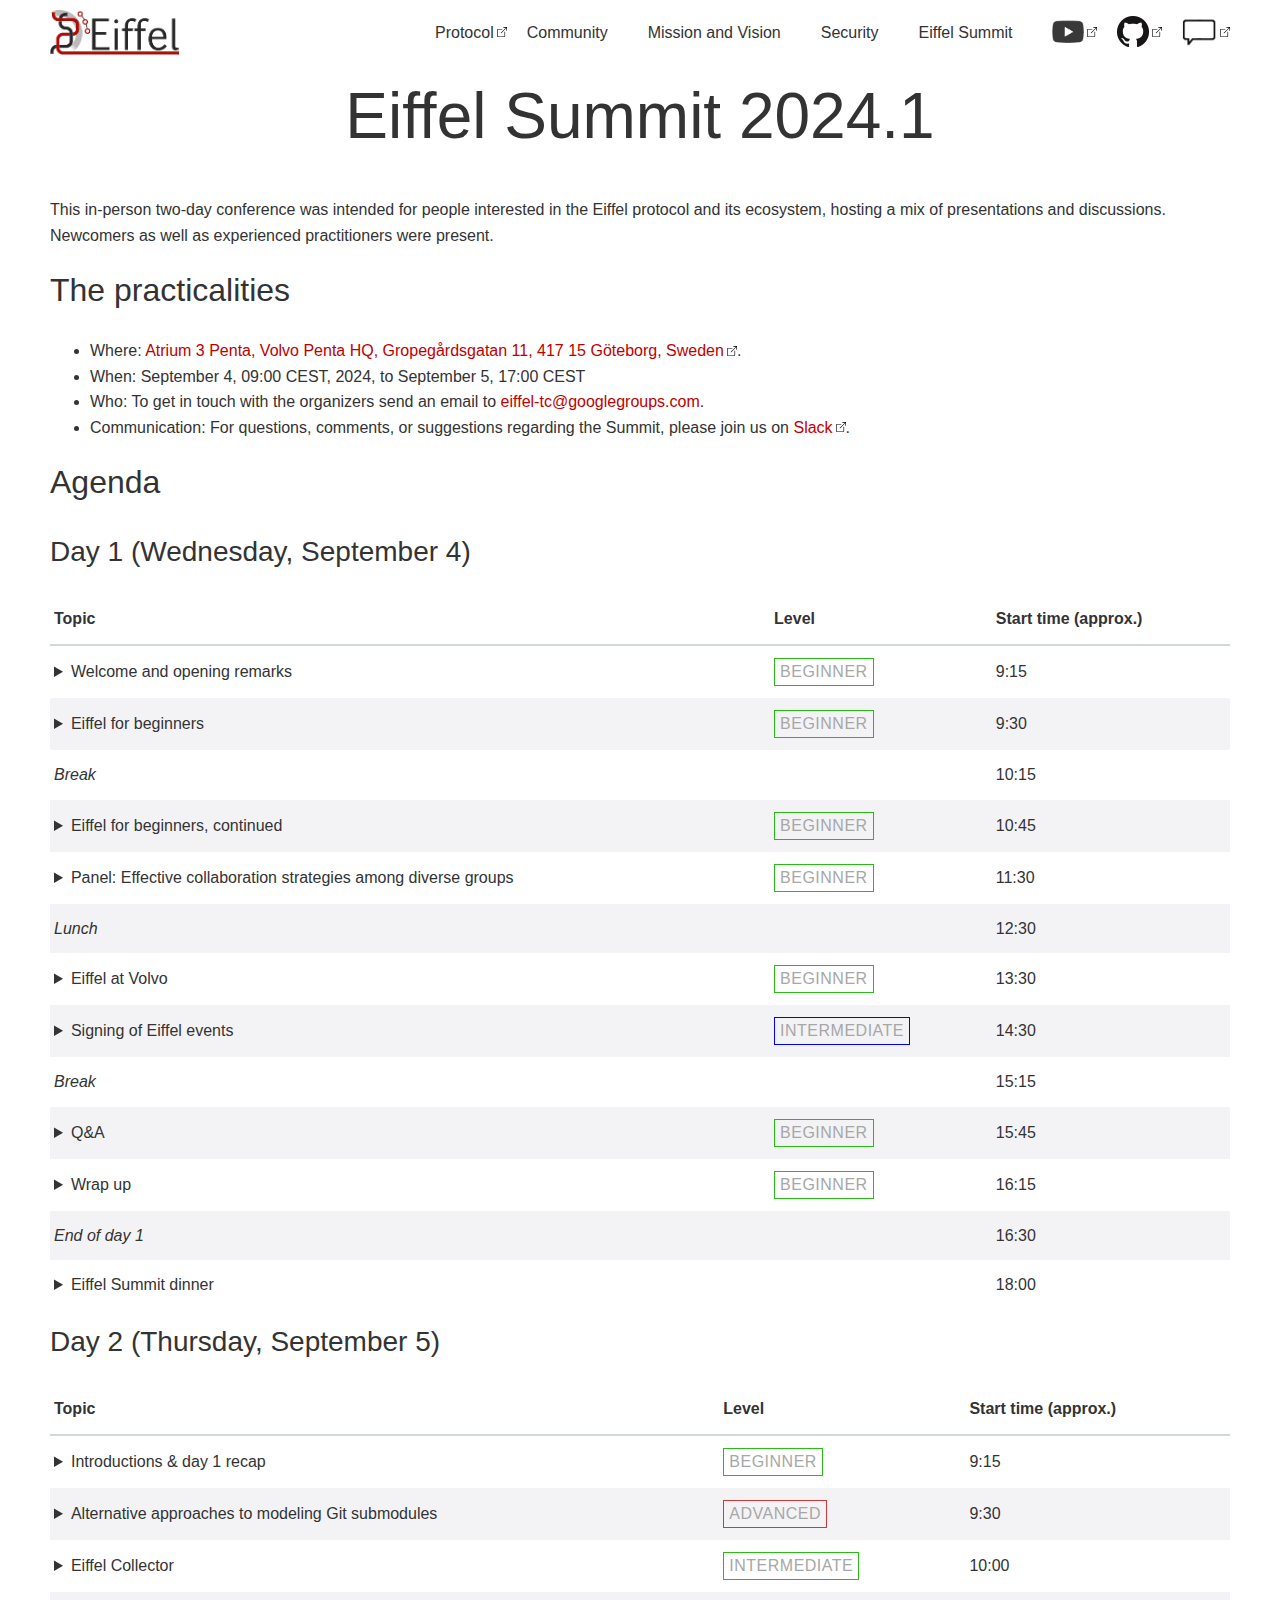
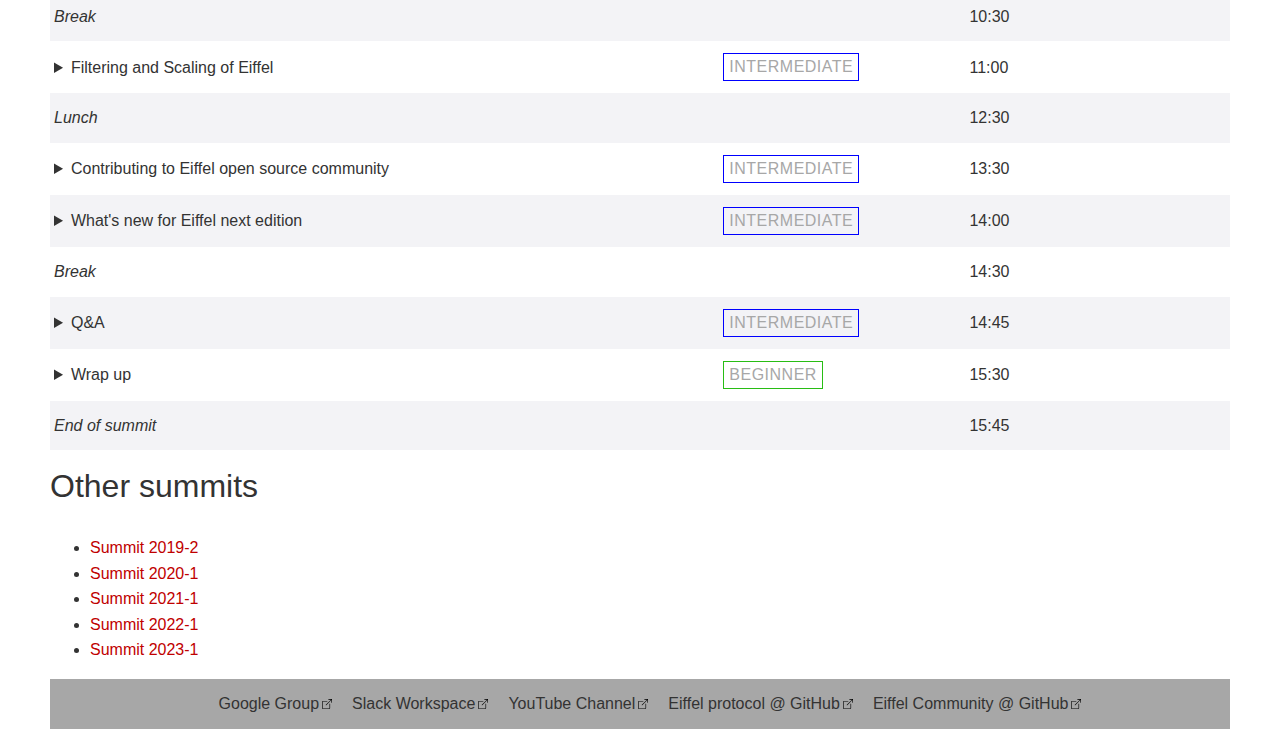
<file: summit.html>
<!DOCTYPE html>
<html>
  <head>
    <title>Eiffel Summit</title>
    <link rel="apple-touch-icon" sizes="180x180" href="./images/favicon/apple-touch-icon.png">
    <link rel="icon" type="image/png" sizes="32x32" href="./images/favicon/favicon-32x32.png">
    <link rel="icon" type="image/png" sizes="16x16" href="./images/favicon/favicon-16x16.png">
    <link rel="manifest" href="./manifest.json">
    <link rel="mask-icon" href="./images/favicon/safari-pinned-tab.svg" color="#5bbad5">
    <link rel='stylesheet' href='./css/index.css'>
    <meta name="theme-color" content="#ffffff">
    <meta charset="UTF-8">
    <script src="./js/csi.min.js"></script>
  </head>
  <body class="container">
    <div data-include="./includes/header.html"></div>
    <section>
      <div>
        <p class="splash-text-large">Eiffel Summit 2024.1</p>
        <p>
          This in-person two-day conference was intended for people interested in
          the Eiffel protocol and its ecosystem, hosting a mix of
          presentations and discussions. Newcomers as well as
          experienced practitioners were present.
        </p>
      </div>
    </section>
    <section>
      <div>
        <h1 class="section-heading">The practicalities</h1>
        <p class="section-paragraph">
          <ul>
            <li>
              Where: <a href="https://maps.app.goo.gl/vG9GRnfBrQxkccSx8">Atrium
              3 Penta, Volvo Penta HQ, Gropegårdsgatan 11, 417 15
              Göteborg, Sweden</a>.
            </li>
            <li>
              When: September&nbsp;4, 09:00&nbsp;CEST, 2024, to
              September&nbsp;5, 17:00&nbsp;CEST
            </li>
            <li>
              Who: To get in touch with the organizers send an email to
              <a href="mailto:eiffel-tc@googlegroups.com">eiffel-tc@googlegroups.com</a>.
            </li>
            <li>
              Communication: For questions, comments, or suggestions regarding the Summit, please join us on <a href="https://eiffel-workspace.slack.com/archives/C02EKUS4M24">Slack</a>.
            </li>

          </ul>
        </p>
        <h1>Agenda</h1>
        <h2>Day 1 (Wednesday, September 4)</h2>
        <table class="striped ">
          <thead>
            <tr>
              <th>Topic</th>
              <th>Level</th>
              <th>Start time (approx.)</th>
            </tr>
          </thead>
          <tbody>
            <tr>
              <td>
                <details>
                  <summary>Welcome and opening remarks</summary>
                  <div>
                    <p>
                      Overview of the summit objectives and practical
                      matters.
                    </p>
                    <p>
                      <b>Speakers:</b> Edvin Agnas (Volvo Group)
                    </p>
                    <p>
                      <a href="https://youtu.be/ijHqbYxnKLI">Video</a>
                    </p>
                  </div>
                </details>
              </td>
              <td><span class="tag bd-success">Beginner</span></td>
              <td>9:15</td>
            </tr>

            <tr>
              <td>
                <details>
                  <summary>Eiffel for beginners</summary>
                  <div>
                    <p>
                      Why would you want to use events for expressing
                      what goes on in your CI/CD pipeline, and what
                      real-world problems can Eiffel help out with?
                    </p>
                    <p>
                      <b>Speakers:</b>
                      Magnus Bäck (Axis Communications),
                      Emil Bäckmark (Ericsson), and
                      Mattias Linnér (Ericsson)
                    </p>
                    <p>
                      <a href="https://github.com/eiffel-community/community/blob/master/presentations/eiffel_summit_2024.1/Eiffel_for_beginners.pdf">Slides</a>
                      <br>
                      <a href="https://youtu.be/ijHqbYxnKLI?t=273">Video</a>
                    </p>
                  </div>
                </details>
              </td>
              <td><span class="tag bd-success">Beginner</span></td>
              <td>9:30</td>
            </tr>

            <tr><td><i>Break</i></td><td></td><td>10:15</td></tr>

            <tr>
              <td>
                <details>
                  <summary>Eiffel for beginners, continued</summary>
                  <div>
                    <p>
                      We continue the previous session after the break.
                    </p>
                    <p>
                      <a href="https://github.com/eiffel-community/community/blob/master/presentations/eiffel_summit_2024.1/Eiffel_for_beginners.pdf">Slides</a>
                      <br>
                      <a href="https://youtu.be/lXoOjt7ZDuE">Video</a>
                    </p>
                  </div>
                </details>
              </td>
              <td><span class="tag bd-success">Beginner</span></td>
              <td>10:45</td>
            </tr>

            <tr>
              <td>
                <details>
                  <summary>Panel: Effective collaboration strategies among diverse groups</summary>
                  <div>
                    <p>
                      A dynamic gatherings that bring together experts, professionals or individuals with diverse perspectives to discuss.
                    </p>
                    <p>
                      <b>Moderator:</b> Peiman Khorramshahi (Volvo)
                    </p>
                    <p>
                      <b>Panelists:</b>
                      Five engineers from Volvo Group, Ericsson, and
                      Axis Communications
                    </p>
                    <p>
                      <a href="https://youtu.be/uwwvdwPMSFc2">Video</a>
                    </p>
                  </div>
                </details>
              </td>
              <td><span class="tag bd-success">Beginner</span></td>
              <td>11:30</td>
            </tr>

            <tr><td><i>Lunch</i></td><td></td><td>12:30</td></tr>

            <tr>
              <td>
                <details>
                  <summary>Eiffel at Volvo</summary>
                  <div>
                    <ul>
                      <li>Introduction and background</li>
                      <li>Eiffel traceability enabler (VSF Product
                        Metrics)</li>
                      <li>Eiffel for triggering (VSF CI)</li>
                    </ul>
                    <p>
                      <b>Speakers:</b> Edvin Agnas, Bojan Alempijevic,
                      and Anders Holmblad (Volvo Group)
                    </p>
                    <p>
                      <a href="https://youtu.be/hvUy1dPLY3s">Video</a>
                    </p>
                  </div>
                </details>
              </td>
              <td><span class="tag bd-success">Beginner</span></td>
              <td>13:30</td>
            </tr>

            <tr>
              <td>
                <details>
                  <summary>Signing of Eiffel events</summary>
                  <div>
                    <p>
                      Presentation of how you can use Eiffel event
                      signing to uphold the integrity of events and
                      authenticate their sender.
                    </p>
                    <p>
                      <b>Speakers:</b> Magnus Bäck (Axis Communications)
                    </p>
                    <p>
                      <a href="https://github.com/eiffel-community/community/blob/master/presentations/eiffel_summit_2024.1/Signing_Eiffel_events.pdf">Slides</a>
                      <br>
                      <a href="https://youtu.be/LAwpcrGdy8o">Video</a>
                    </p>
                  </div>
                </details>
              </td>
              <td><span class="tag bd-success" style="border: 1px solid blue !important;">Intermediate</span></td>
              <td>14:30</td>
            </tr>

            <tr><td><i>Break</i></td><td></td><td>15:15</td></tr>

            <tr>
              <td>
                <details>
                  <summary>Q&amp;A</summary>
                  <div>
                    <p>
                      Bring your own questions or ideas to this open
                      session where you get a chance to stump the
                      experts or get feedback.
                    </p>
                    <p>
                      <b>Moderator:</b> Edvin Agnas (Volvo Group)
                    </p>
                    <p>
                      <a href="https://youtu.be/ee7Wah4_QAI">Video</a>
                    </p>
                  </div>
                </details>
              </td>
              <td><span class="tag bd-success">Beginner</span></td>
              <td>15:45</td>
            </tr>

            <tr>
              <td>
                <details>
                  <summary>Wrap up</summary>
                  <div>
                    <p>
                      We wrap up and summarize the day.
                    </p>
                    <p>
                      <b>Moderator:</b> Edvin Agnas (Volvo Group)
                    </p>
                  </div>
                </details>
              </td>
              <td><span class="tag bd-success">Beginner</span></td>
              <td>16:15</td>
            </tr>

            <tr><td><i>End of day 1</i></td><td></td><td>16:30</td></tr>

            <tr>
              <td>
                <details>
                  <summary>Eiffel Summit dinner</summary>
                  <div>
                    <p>
                      We take the opportunity to socialize and grab
                      something to eat. A table reservation has been
                      made for those who indicated interest during
                      registration and confirmed it by email to Marie
                      Aubourg. We can't guarantee that the restaurant
                      will be able to accommodate anyone else.
                    </p>
                    <p>
                      <b>Location:</b>
                      <a href="https://palatset.com">Biljardpalatset</a>,
                      <a href="https://maps.app.goo.gl/JTrYPkLJk1m5KbQU8">
                        Ekelundsgatan 11
                      </a>
                    </p>
                  </div>
                </details>
              </td>
              <td></td>
              <td>18:00</td>
            </tr>

          </tbody>
        </table>

        <h2>Day 2 (Thursday, September 5)</h2>

        <table class="striped ">
          <thead>
            <tr>
              <th>Topic</th>
              <th>Level</th>
              <th>Start time (approx.)</th>
            </tr>
          </thead>
          <tbody>

            <tr>
              <td>
                <details>
                  <summary>Introductions &amp; day 1 recap</summary>
                  <div>
                    <p>
                      We may have some new participants on day 2, so
                      let's do a short introduction to get everyone on
                      board and briefly recap day&nbsp;1. We'll also
                      look at the agenda and see if there are any last
                      minute changes we should make.
                    </p>
                    <p>
                      <b>Speaker:</b> Edvin Agnas (Volvo Group)
                    </p>
                  </div>
                </details>
              </td>
              <td><span class="tag bd-success">Beginner</span></td>
              <td>9:15</td>
            </tr>

            <tr>
              <td>
                <details>
                  <summary>
                    Alternative approaches to modeling Git submodules
                  </summary>
                  <div>
                    <p>
                      In what ways can Git submodules be modeled with
                      Eiffel? Metrics Team will share the current solution and have a open discussion on different approaches.
                    </p>
                    <p>
                      <b>Speaker:</b> Fredrik Ellis (Volvo Group)
                    </p>
                    <p>
                      <b>Moderator:</b> Shri Raksha (Volvo Group)
                    </p>
                    <p>
                      <a href="https://github.com/eiffel-community/community/blob/master/presentations/eiffel_summit_2024.1/Alternative_approaches_to_modeling_git_submodules.pdf">Slides</a>
                      <br>
                      <a href="https://youtu.be/rgw8QcHQFho">Video</a>
                    </p>
                  </div>
                </details>
              </td>
              <td><span class="tag bd-error">Advanced</span></td>
              <td>9:30</td>
            </tr>

            <tr>
              <td>
                <details>
                  <summary>
                    Eiffel Collector
                  </summary>
                  <div>
                    <p>
                      The CI system's best friend for collecting Eiffel
                      events and trigger CI activities.
                    </p>
                    <p>
                      <b>Speaker:</b> Tobias Åkervik (Ericsson)
                    </p>
                  </div>
                </details>
              </td>
              <td><span class="tag bd-success">Intermediate</span></td>
              <td>10:00</td>
            </tr>

            <tr><td><i>Break</i></td><td></td><td>10:30</td></tr>


            <tr>
              <td>
                <details>
                  <summary>Filtering and Scaling of Eiffel</summary>
                  <div>
                    <ul>
                      <li>Filtering Eiffel</li>
                      <li>Scaling Eiffel infrastructure</li>
                      <li>Pros and cons of using separate databases and distinct RabbitMQ environments for team collaboration</li>
                    </ul>
                    <p>
                      <b>Speakers:</b>
                      Magnus Bäck (Axis Communcations) and
                      Mattias Linnér (Ericsson)
                    </p>
                    <p>
                      <a href="https://github.com/eiffel-community/community/blob/master/presentations/eiffel_summit_2024.1/Filtering_and_scaling_of_Eiffel.pdf">Slides</a>
                      <br>
                      <a href="https://youtu.be/IR2gVCLMMfc">Video</a>
                    </p>
                  </div>
                </details>
              </td>
              <td><span class="tag bd-success" style="border: 1px solid blue !important;">Intermediate</span></td>
              <td>11:00</td>
            </tr>

            <tr><td><i>Lunch</i></td><td></td><td>12:30</td></tr>

            <tr>
              <td>
                <details>
                  <summary>
                    Contributing to Eiffel open source community
                  </summary>
                  <div>
                    <p>
                      How to contribute and maintainer responsibilities.
                    </p>
                    <p>
                      <b>Speaker:</b> Emil Bäckmark (Ericsson)
                    </p>
                    <p>
                      <a href="https://github.com/eiffel-community/community/blob/master/presentations/eiffel_summit_2024.1/Contributing_to_the_Eiffel_open_source_community.pdf">Slides</a>
                      <br>
                      <a href="https://youtu.be/wVQ3dxUJiSU">Video</a>
                    </p>
                  </div>
                </details>
              </td>
              <td><span class="tag bd-success" style="border: 1px solid blue !important;">Intermediate</span></td>
              <td>13:30</td>
            </tr>

            <tr>
              <td>
                <details>
                  <summary>
                    What's new for Eiffel next edition
                  </summary>
                  <div>
                    <p>
                      Upcoming changes in the next edition.
                    </p>
                    <p>
                      <b>Speaker:</b> Magnus Bäck (Axis Communications)
                    </p>
                    <p>
                      <a href="https://github.com/eiffel-community/community/blob/master/presentations/eiffel_summit_2024.1/Santiago-the_next_Eiffel_edition.pdf">Slides</a>
                      <br>
                      <a href="https://youtu.be/-c47Ex5IhdM">Video</a>
                    </p>
                  </div>
                </details>
              </td>
              <td><span class="tag bd-success" style="border: 1px solid blue !important;">Intermediate</span></td>
              <td>14:00</td>
            </tr>

            <tr><td><i>Break</i></td><td></td><td>14:30</td></tr>

            <tr>
              <td>
                <details>
                  <summary>Q&amp;A</summary>
                  <div>
                    <p>
                      Bring your own questions or ideas to this open
                      session where you get a chance to stump the
                      experts or get feedback.
                    </p>
                    <p>
                      <b>Moderator:</b> Edvin Agnas (Volvo Group)
                    </p>
                    <p>
                      <a href="https://youtu.be/-c47Ex5IhdM?t=1110">Video</a>
                    </p>
                  </div>
                </details>
              </td>
              <td><span class="tag bd-success" style="border: 1px solid blue !important;">Intermediate</span></td>
              <td>14:45</td>
            </tr>

            <tr>
              <td>
                <details>
                  <summary>Wrap up</summary>
                  <div>
                    <p>
                      Time to wrap up what we've been through these two days.
                      What actions should we take? Any unanswered questions?
                    </p>
                    <p>
                      <b>Speakers:</b> Eiffel TC &amp; All
                    </p>
                  </div>
                </details>
              </td>
              <td><span class="tag bd-success">Beginner</span></td>
              <td>15:30</td>
            </tr>

            <tr><td><i>End of summit</i></td><td></td><td>15:45</td></tr>

          </tbody>
        </table>

      </div>
    </section>
    <section>
      <div>
        <h1 class="section-heading">Other summits</h1>
        <p class="section-paragraph">
          <ul>
            <li><a href="summit-2019-2.html">Summit 2019-2</a></li>
            <li><a href="summit-2020-1.html">Summit 2020-1</a></li>
            <li><a href="summit-2021-1.html">Summit 2021-1</a></li>
            <li><a href="summit-2022-1.html">Summit 2022-1</a></li>
            <li><a href="summit-2023-1.html">Summit 2023-1</a></li>
          </ul>
        </p>
      </div>
    </section>
    <div data-include="includes/footer.html"></div>
  </body>
</html>
</file>
<file: css/index.css>
@import "chota.min.css";

/* Edit the defaults from chota */
:root {
  --color-grey: #A7A7A7;
  --color-primary: #C00000;
  --font-family-sans: Roboto,-apple-system,BlinkMacSystemFont,"Helvetica Neue","Segoe UI","Oxygen",
  "Ubuntu","Cantarell","Open Sans",sans-serif
}

a:visited {
    color: #ff4d4d;
}

a[href^="http://"],
a[href^="https://"]
 {
    background: url(../images/box-arrow-up-right.svg)     center right no-repeat;
    padding-right: 13px;
    background-size: 1rem;
}

a:hover,a:active {
  text-decoration:underline;
  text-decoration-color: #C00000;
}

.nav a {
    color: #333;
}

.nav img {
    max-height: 4.5rem;
}

.no-shrink {
    flex-shrink: 0;
}

.no-left-padding {
    padding-left: 0 !important;
}

.header-nav-link-image {
  height: 32px;
  width: auto;
  vertical-align: middle !important;
}

svg {
    padding-bottom: 50px;
}

.splash-image {
  width: 70%;
  height: auto;
  margin-left: auto;
  margin-right: auto;
  display: block;
  padding-bottom: 70px;
}

.splash-text-large {
  text-align: center;
  font-size: 64px;
  margin-bottom: 30px;
}

.splash-text-small {
  text-align: center;
  font-size: 24px;
}

@media only screen and (max-width: 1024px) {
  .splash-text-large {
    font-size: 48px;
  }

  .splash-text-small {
    font-size: 18px;
  }
}

@media only screen and (max-width: 720px) {
  .splash-text-large {
    font-size: 32px;
  }

  .splash-text-small {
    font-size: 14px;
  }
}

@media only screen and (max-width: 360px) {
  .splash-text-large {
    font-size: 24px;
  }

  .splash-text-small {
    font-size: 12px;
  }
}
</file>
